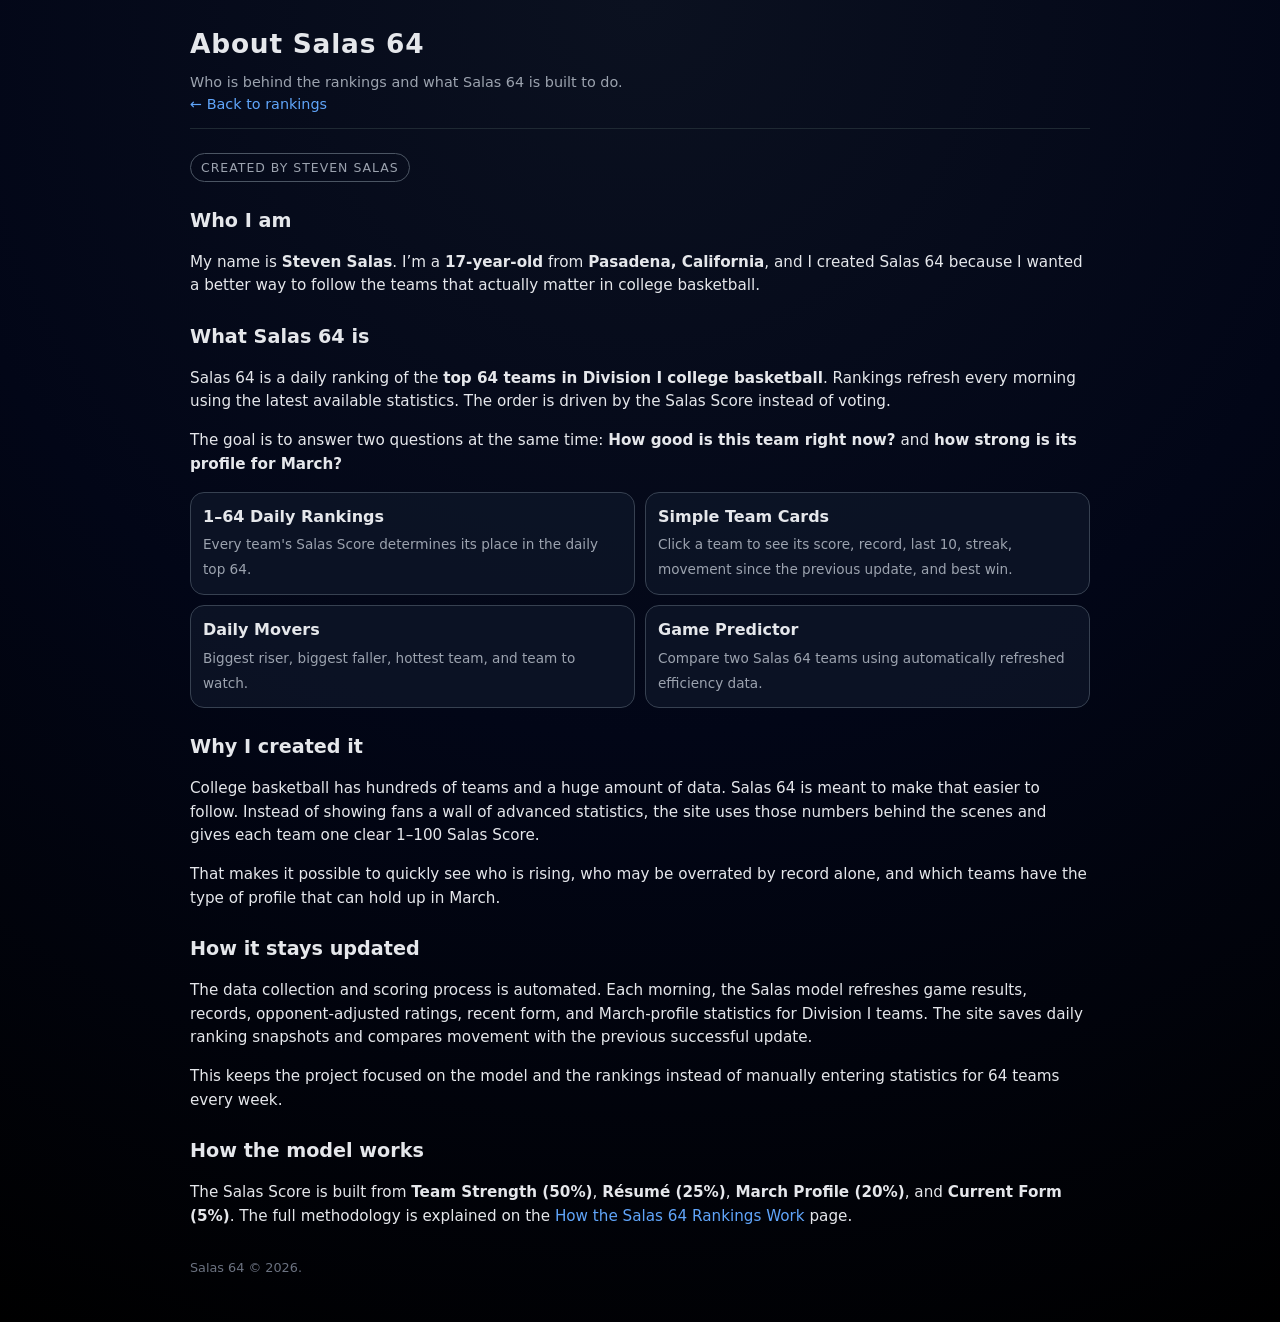
<file: about.html>
<!DOCTYPE html>
<html lang="en">
<head>
  <link rel="icon" type="image/png" href="/favicon.png">
<link rel="apple-touch-icon" href="/favicon.png">
  <meta charset="UTF-8" />
  <meta name="viewport" content="width=device-width, initial-scale=1.0" />
  <title>About Salas 64</title>
  <style>
    :root{font-family:system-ui,-apple-system,BlinkMacSystemFont,"Segoe UI",sans-serif;line-height:1.55;color:#e5e7eb;background:#020617}
    body{margin:0;background:radial-gradient(circle at top,#0b1120 0,#020617 50%,#000 100%);color:#e5e7eb}.page{max-width:900px;margin:0 auto;padding:24px 16px 44px}header{margin-bottom:24px;border-bottom:1px solid #1f2933;padding-bottom:12px}header h1{margin:0;font-size:1.65rem;letter-spacing:.03em}.subtitle{margin:6px 0 0;font-size:.9rem;color:#9ca3af}a{color:#60a5fa;text-decoration:none}a:hover{text-decoration:underline}h2{margin:24px 0 8px;font-size:1.2rem}p,li{font-size:.95rem}.pill{display:inline-flex;align-items:center;border-radius:999px;padding:4px 10px;border:1px solid #4b5563;font-size:.78rem;text-transform:uppercase;letter-spacing:.08em;color:#9ca3af}.feature-grid{display:grid;grid-template-columns:1fr 1fr;gap:10px;margin:12px 0}.feature{border:1px solid #374151;background:rgba(15,23,42,.7);border-radius:14px;padding:12px}.feature strong{display:block;margin-bottom:3px}.feature span{font-size:.85rem;color:#9ca3af}footer{margin-top:30px;font-size:.8rem;color:#6b7280}@media(max-width:650px){.feature-grid{grid-template-columns:1fr}}
  </style>
</head>
<body>
  <div class="page">
    <header>
      <h1>About Salas 64</h1>
      <p class="subtitle">Who is behind the rankings and what Salas 64 is built to do.<br><a href="index.html">&larr; Back to rankings</a></p>
    </header>

    <section>
      <span class="pill">Created by Steven Salas</span>
      <h2>Who I am</h2>
      <p>My name is <strong>Steven Salas</strong>. I’m a <strong>17-year-old</strong> from <strong>Pasadena, California</strong>, and I created Salas 64 because I wanted a better way to follow the teams that actually matter in college basketball.</p>

      <h2>What Salas 64 is</h2>
      <p>Salas 64 is a daily ranking of the <strong>top 64 teams in Division I college basketball</strong>. Rankings refresh every morning using the latest available statistics. The order is driven by the Salas Score instead of voting.</p>
      <p>The goal is to answer two questions at the same time: <strong>How good is this team right now?</strong> and <strong>how strong is its profile for March?</strong></p>

      <div class="feature-grid">
        <div class="feature"><strong>1–64 Daily Rankings</strong><span>Every team's Salas Score determines its place in the daily top 64.</span></div>
        <div class="feature"><strong>Simple Team Cards</strong><span>Click a team to see its score, record, last 10, streak, movement since the previous update, and best win.</span></div>
        <div class="feature"><strong>Daily Movers</strong><span>Biggest riser, biggest faller, hottest team, and team to watch.</span></div>
        <div class="feature"><strong>Game Predictor</strong><span>Compare two Salas 64 teams using automatically refreshed efficiency data.</span></div>
      </div>

      <h2>Why I created it</h2>
      <p>College basketball has hundreds of teams and a huge amount of data. Salas 64 is meant to make that easier to follow. Instead of showing fans a wall of advanced statistics, the site uses those numbers behind the scenes and gives each team one clear 1–100 Salas Score.</p>
      <p>That makes it possible to quickly see who is rising, who may be overrated by record alone, and which teams have the type of profile that can hold up in March.</p>

      <h2>How it stays updated</h2>
      <p>The data collection and scoring process is automated. Each morning, the Salas model refreshes game results, records, opponent-adjusted ratings, recent form, and March-profile statistics for Division I teams. The site saves daily ranking snapshots and compares movement with the previous successful update.</p>
      <p>This keeps the project focused on the model and the rankings instead of manually entering statistics for 64 teams every week.</p>

      <h2>How the model works</h2>
      <p>The Salas Score is built from <strong>Team Strength (50%)</strong>, <strong>Résumé (25%)</strong>, <strong>March Profile (20%)</strong>, and <strong>Current Form (5%)</strong>. The full methodology is explained on the <a href="how-it-works.html">How the Salas 64 Rankings Work</a> page.</p>
    </section>

    <footer>Salas 64 &copy; <span id="year"></span>.</footer>
  </div>
  <script>document.getElementById("year").textContent=new Date().getFullYear();</script>
</body>
</html>
</file>
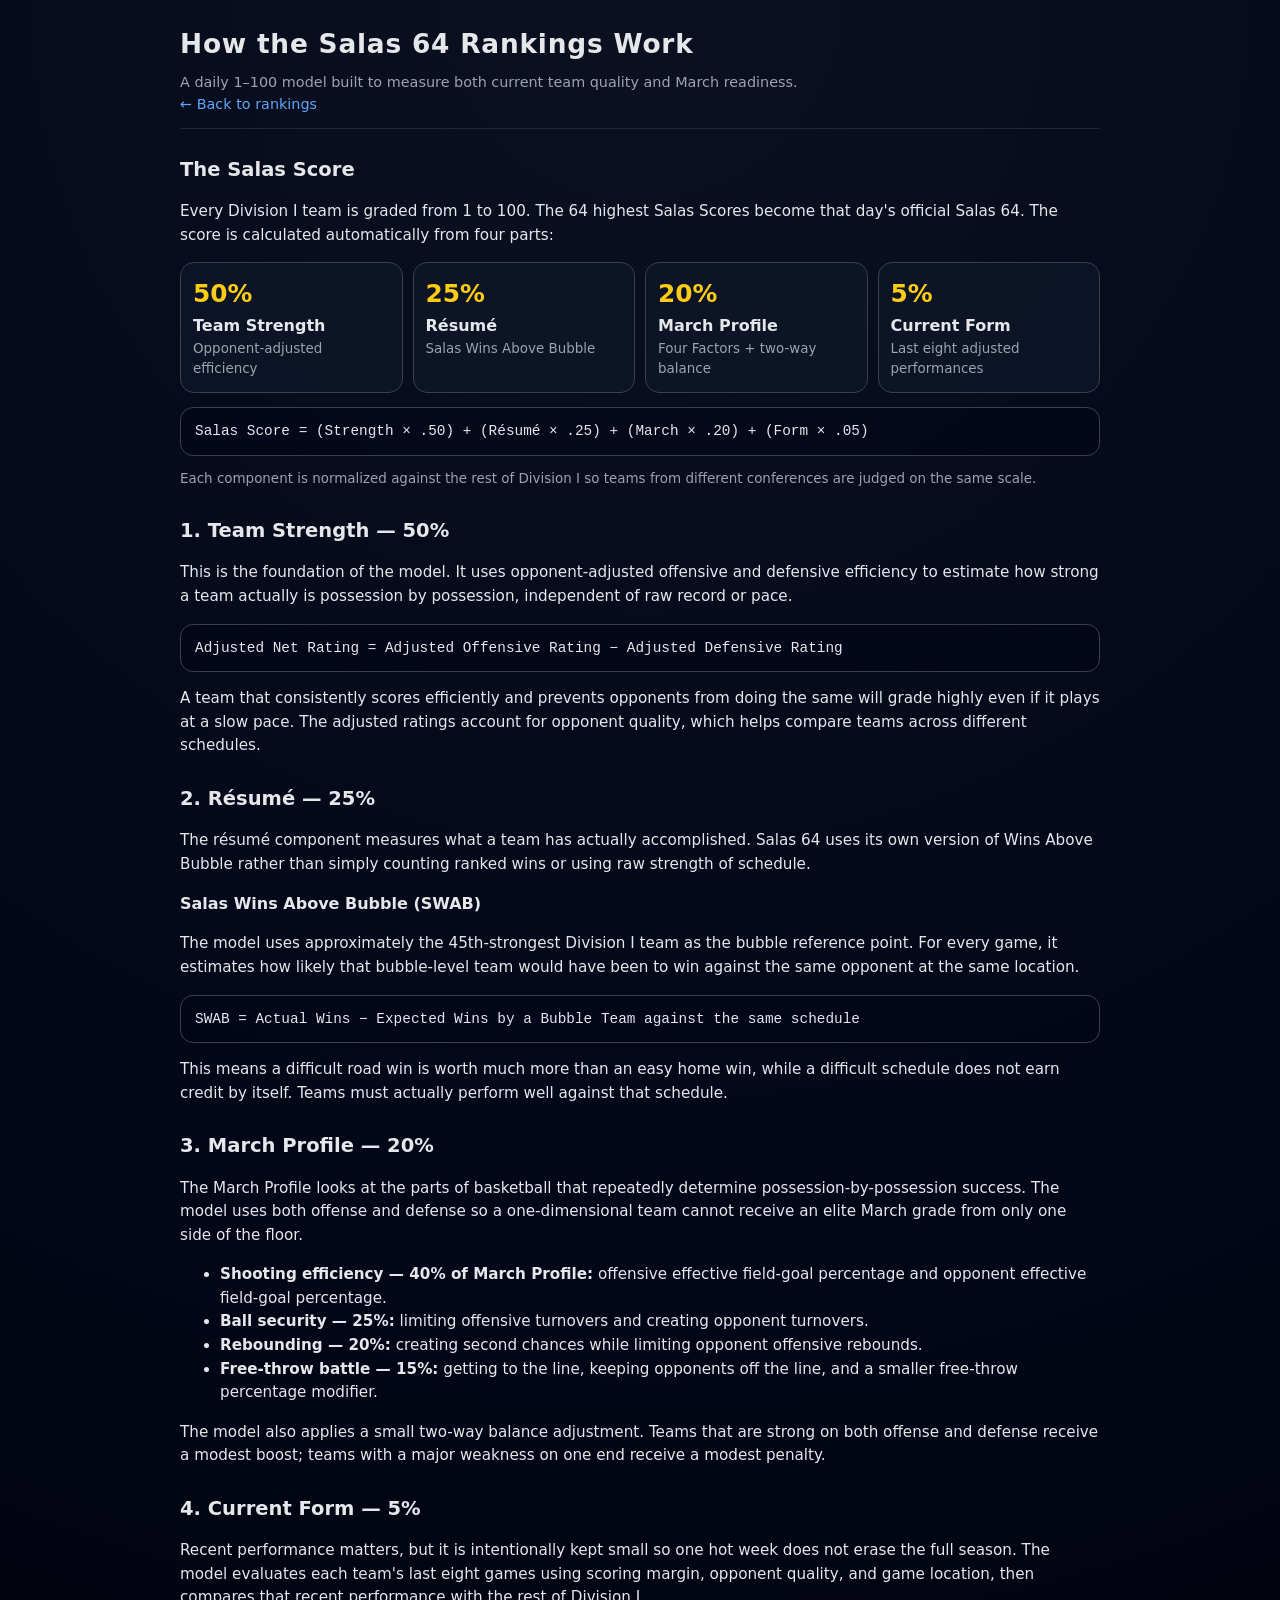
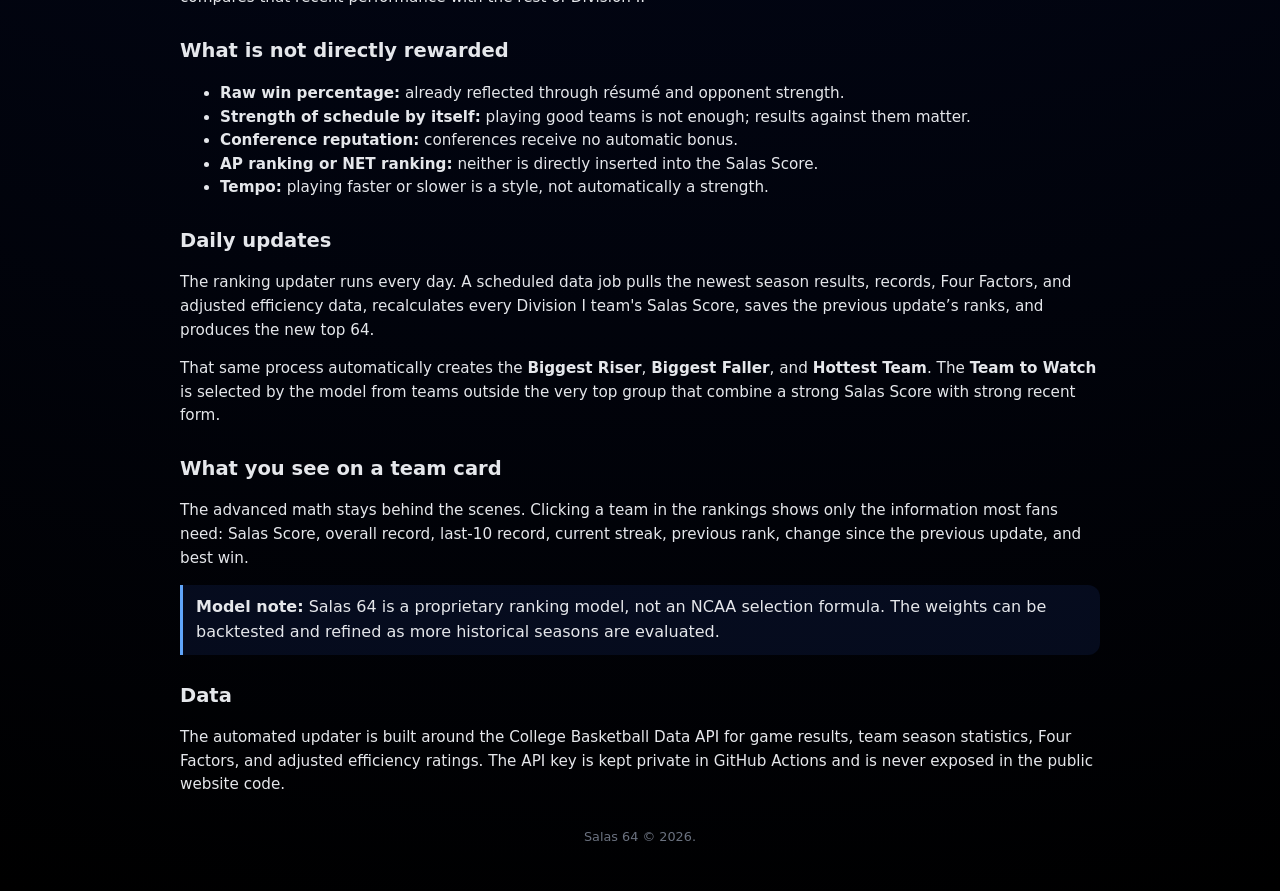
<file: how-it-works.html>
<!DOCTYPE html>
<html lang="en">
<head>
  <link rel="icon" type="image/png" href="/favicon.png">
<link rel="apple-touch-icon" href="/favicon.png">
  <meta charset="UTF-8" />
  <meta name="viewport" content="width=device-width, initial-scale=1.0" />
  <title>How the Salas 64 Rankings Work</title>
  <style>
    :root{font-family:system-ui,-apple-system,BlinkMacSystemFont,"Segoe UI",sans-serif;line-height:1.55;color:#e5e7eb;background:#020617}
    body{margin:0;background:radial-gradient(circle at top,#0b1120 0,#020617 50%,#000 100%);color:#e5e7eb}
    .page{max-width:920px;margin:0 auto;padding:24px 16px 44px}header{margin-bottom:24px;border-bottom:1px solid #1f2933;padding-bottom:12px}header h1{margin:0;font-size:1.65rem;letter-spacing:.03em}.subtitle{margin:6px 0 0;font-size:.9rem;color:#9ca3af}a{color:#60a5fa;text-decoration:none}a:hover{text-decoration:underline}h2{margin:26px 0 8px;font-size:1.22rem}h3{margin:16px 0 5px;font-size:1rem}p,li{font-size:.95rem}.model-grid{display:grid;grid-template-columns:repeat(4,minmax(0,1fr));gap:10px;margin:14px 0}.model-box{border:1px solid #374151;border-radius:14px;background:rgba(15,23,42,.72);padding:12px}.weight{font-size:1.55rem;font-weight:800;color:#facc15}.label{font-weight:700}.muted{color:#9ca3af;font-size:.84rem}.formula{border:1px solid #374151;background:rgba(2,6,23,.65);border-radius:13px;padding:12px 14px;font-family:ui-monospace,SFMono-Regular,Menlo,Consolas,monospace;font-size:.9rem}.callout{border-left:3px solid #60a5fa;padding:10px 13px;background:rgba(30,58,138,.18);border-radius:0 12px 12px 0;margin:14px 0}.small{font-size:.84rem;color:#9ca3af}footer{margin-top:30px;font-size:.8rem;color:#6b7280;text-align:center}@media(max-width:720px){.model-grid{grid-template-columns:1fr 1fr}}
  </style>
</head>
<body>
  <div class="page">
    <header>
      <h1>How the Salas 64 Rankings Work</h1>
      <p class="subtitle">A daily 1–100 model built to measure both current team quality and March readiness.<br><a href="index.html">&larr; Back to rankings</a></p>
    </header>

    <section>
      <h2>The Salas Score</h2>
      <p>Every Division I team is graded from 1 to 100. The 64 highest Salas Scores become that day's official Salas 64. The score is calculated automatically from four parts:</p>
      <div class="model-grid">
        <div class="model-box"><div class="weight">50%</div><div class="label">Team Strength</div><div class="muted">Opponent-adjusted efficiency</div></div>
        <div class="model-box"><div class="weight">25%</div><div class="label">Résumé</div><div class="muted">Salas Wins Above Bubble</div></div>
        <div class="model-box"><div class="weight">20%</div><div class="label">March Profile</div><div class="muted">Four Factors + two-way balance</div></div>
        <div class="model-box"><div class="weight">5%</div><div class="label">Current Form</div><div class="muted">Last eight adjusted performances</div></div>
      </div>
      <div class="formula">Salas Score = (Strength × .50) + (Résumé × .25) + (March × .20) + (Form × .05)</div>
      <p class="small">Each component is normalized against the rest of Division I so teams from different conferences are judged on the same scale.</p>

      <h2>1. Team Strength — 50%</h2>
      <p>This is the foundation of the model. It uses opponent-adjusted offensive and defensive efficiency to estimate how strong a team actually is possession by possession, independent of raw record or pace.</p>
      <div class="formula">Adjusted Net Rating = Adjusted Offensive Rating − Adjusted Defensive Rating</div>
      <p>A team that consistently scores efficiently and prevents opponents from doing the same will grade highly even if it plays at a slow pace. The adjusted ratings account for opponent quality, which helps compare teams across different schedules.</p>

      <h2>2. Résumé — 25%</h2>
      <p>The résumé component measures what a team has actually accomplished. Salas 64 uses its own version of Wins Above Bubble rather than simply counting ranked wins or using raw strength of schedule.</p>
      <h3>Salas Wins Above Bubble (SWAB)</h3>
      <p>The model uses approximately the 45th-strongest Division I team as the bubble reference point. For every game, it estimates how likely that bubble-level team would have been to win against the same opponent at the same location.</p>
      <div class="formula">SWAB = Actual Wins − Expected Wins by a Bubble Team against the same schedule</div>
      <p>This means a difficult road win is worth much more than an easy home win, while a difficult schedule does not earn credit by itself. Teams must actually perform well against that schedule.</p>

      <h2>3. March Profile — 20%</h2>
      <p>The March Profile looks at the parts of basketball that repeatedly determine possession-by-possession success. The model uses both offense and defense so a one-dimensional team cannot receive an elite March grade from only one side of the floor.</p>
      <ul>
        <li><strong>Shooting efficiency — 40% of March Profile:</strong> offensive effective field-goal percentage and opponent effective field-goal percentage.</li>
        <li><strong>Ball security — 25%:</strong> limiting offensive turnovers and creating opponent turnovers.</li>
        <li><strong>Rebounding — 20%:</strong> creating second chances while limiting opponent offensive rebounds.</li>
        <li><strong>Free-throw battle — 15%:</strong> getting to the line, keeping opponents off the line, and a smaller free-throw percentage modifier.</li>
      </ul>
      <p>The model also applies a small two-way balance adjustment. Teams that are strong on both offense and defense receive a modest boost; teams with a major weakness on one end receive a modest penalty.</p>

      <h2>4. Current Form — 5%</h2>
      <p>Recent performance matters, but it is intentionally kept small so one hot week does not erase the full season. The model evaluates each team's last eight games using scoring margin, opponent quality, and game location, then compares that recent performance with the rest of Division I.</p>

      <h2>What is not directly rewarded</h2>
      <ul>
        <li><strong>Raw win percentage:</strong> already reflected through résumé and opponent strength.</li>
        <li><strong>Strength of schedule by itself:</strong> playing good teams is not enough; results against them matter.</li>
        <li><strong>Conference reputation:</strong> conferences receive no automatic bonus.</li>
        <li><strong>AP ranking or NET ranking:</strong> neither is directly inserted into the Salas Score.</li>
        <li><strong>Tempo:</strong> playing faster or slower is a style, not automatically a strength.</li>
      </ul>

      <h2>Daily updates</h2>
      <p>The ranking updater runs every day. A scheduled data job pulls the newest season results, records, Four Factors, and adjusted efficiency data, recalculates every Division I team's Salas Score, saves the previous update’s ranks, and produces the new top 64.</p>
      <p>That same process automatically creates the <strong>Biggest Riser</strong>, <strong>Biggest Faller</strong>, and <strong>Hottest Team</strong>. The <strong>Team to Watch</strong> is selected by the model from teams outside the very top group that combine a strong Salas Score with strong recent form.</p>

      <h2>What you see on a team card</h2>
      <p>The advanced math stays behind the scenes. Clicking a team in the rankings shows only the information most fans need: Salas Score, overall record, last-10 record, current streak, previous rank, change since the previous update, and best win.</p>

      <div class="callout"><strong>Model note:</strong> Salas 64 is a proprietary ranking model, not an NCAA selection formula. The weights can be backtested and refined as more historical seasons are evaluated.</div>

      <h2>Data</h2>
      <p>The automated updater is built around the College Basketball Data API for game results, team season statistics, Four Factors, and adjusted efficiency ratings. The API key is kept private in GitHub Actions and is never exposed in the public website code.</p>
    </section>

    <footer>Salas 64 &copy; <span id="year"></span>.</footer>
  </div>
  <script>document.getElementById("year").textContent=new Date().getFullYear();</script>
</body>
</html>
</file>
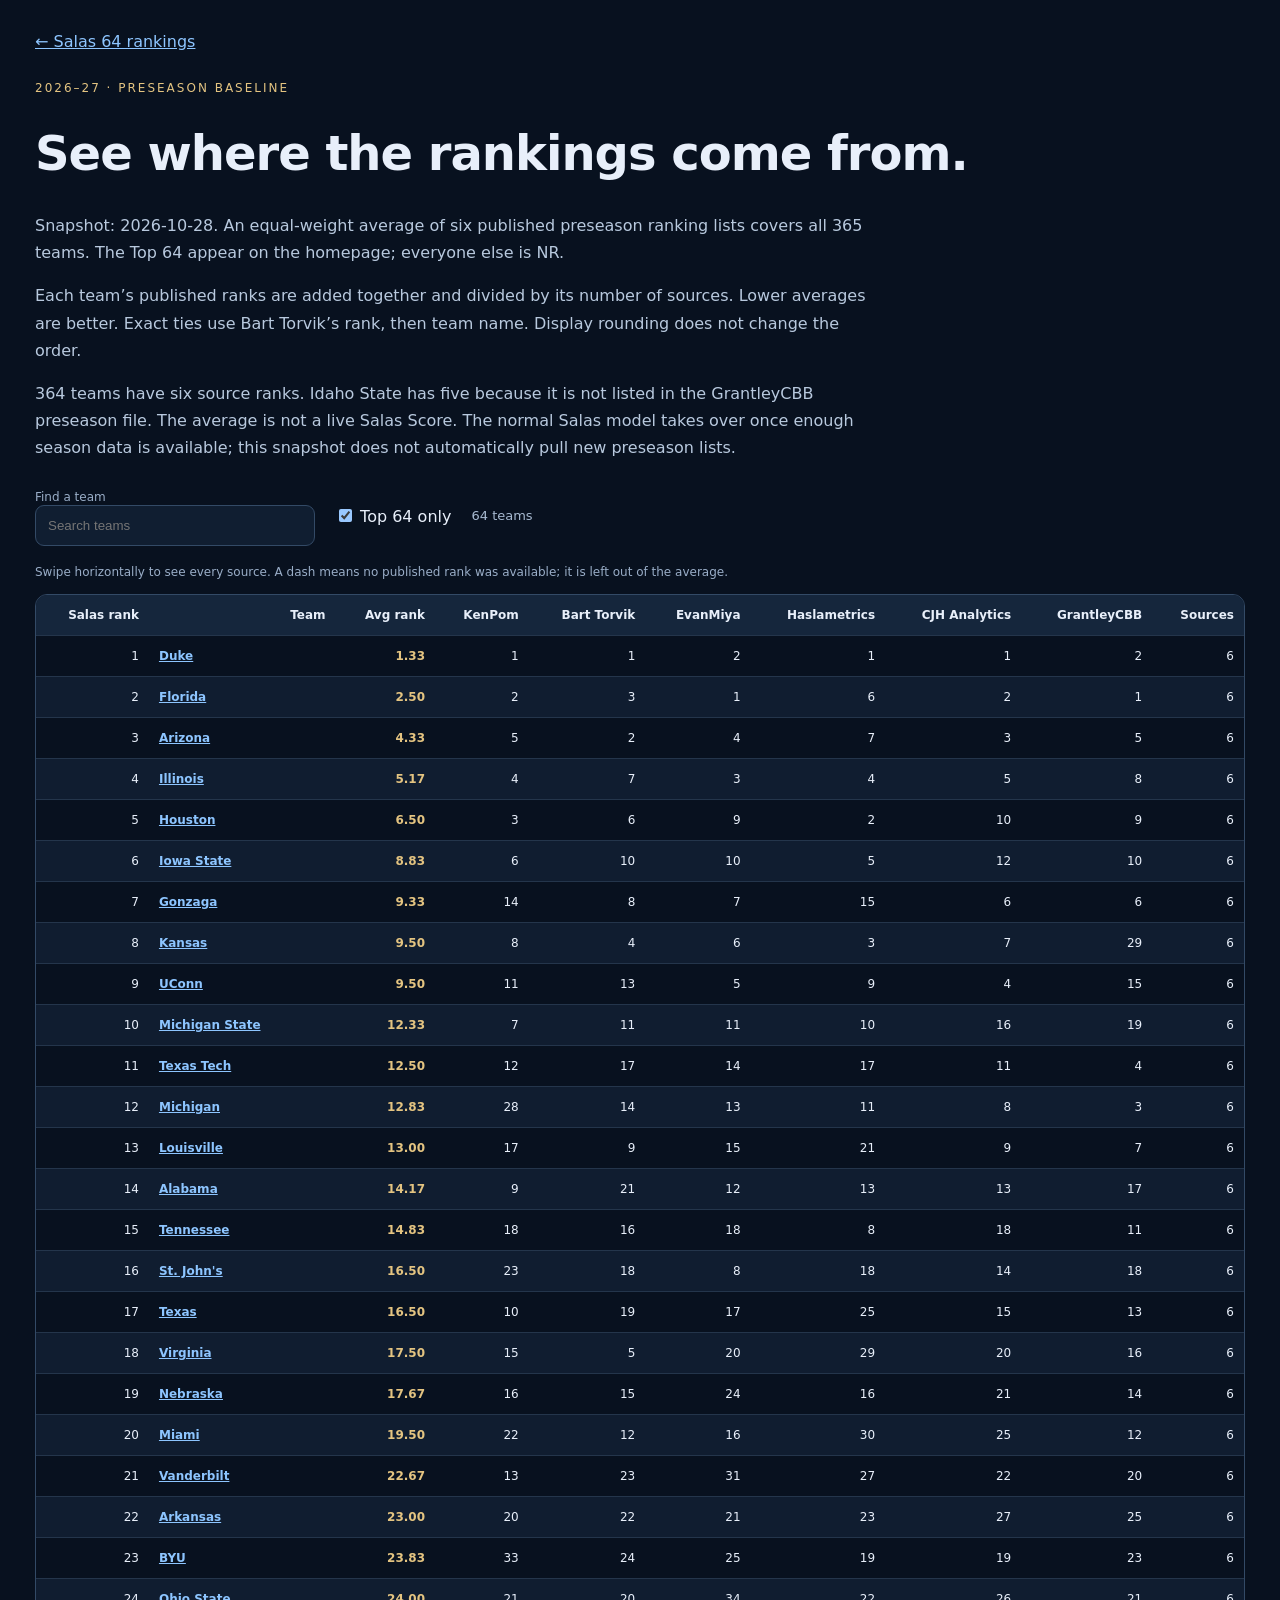
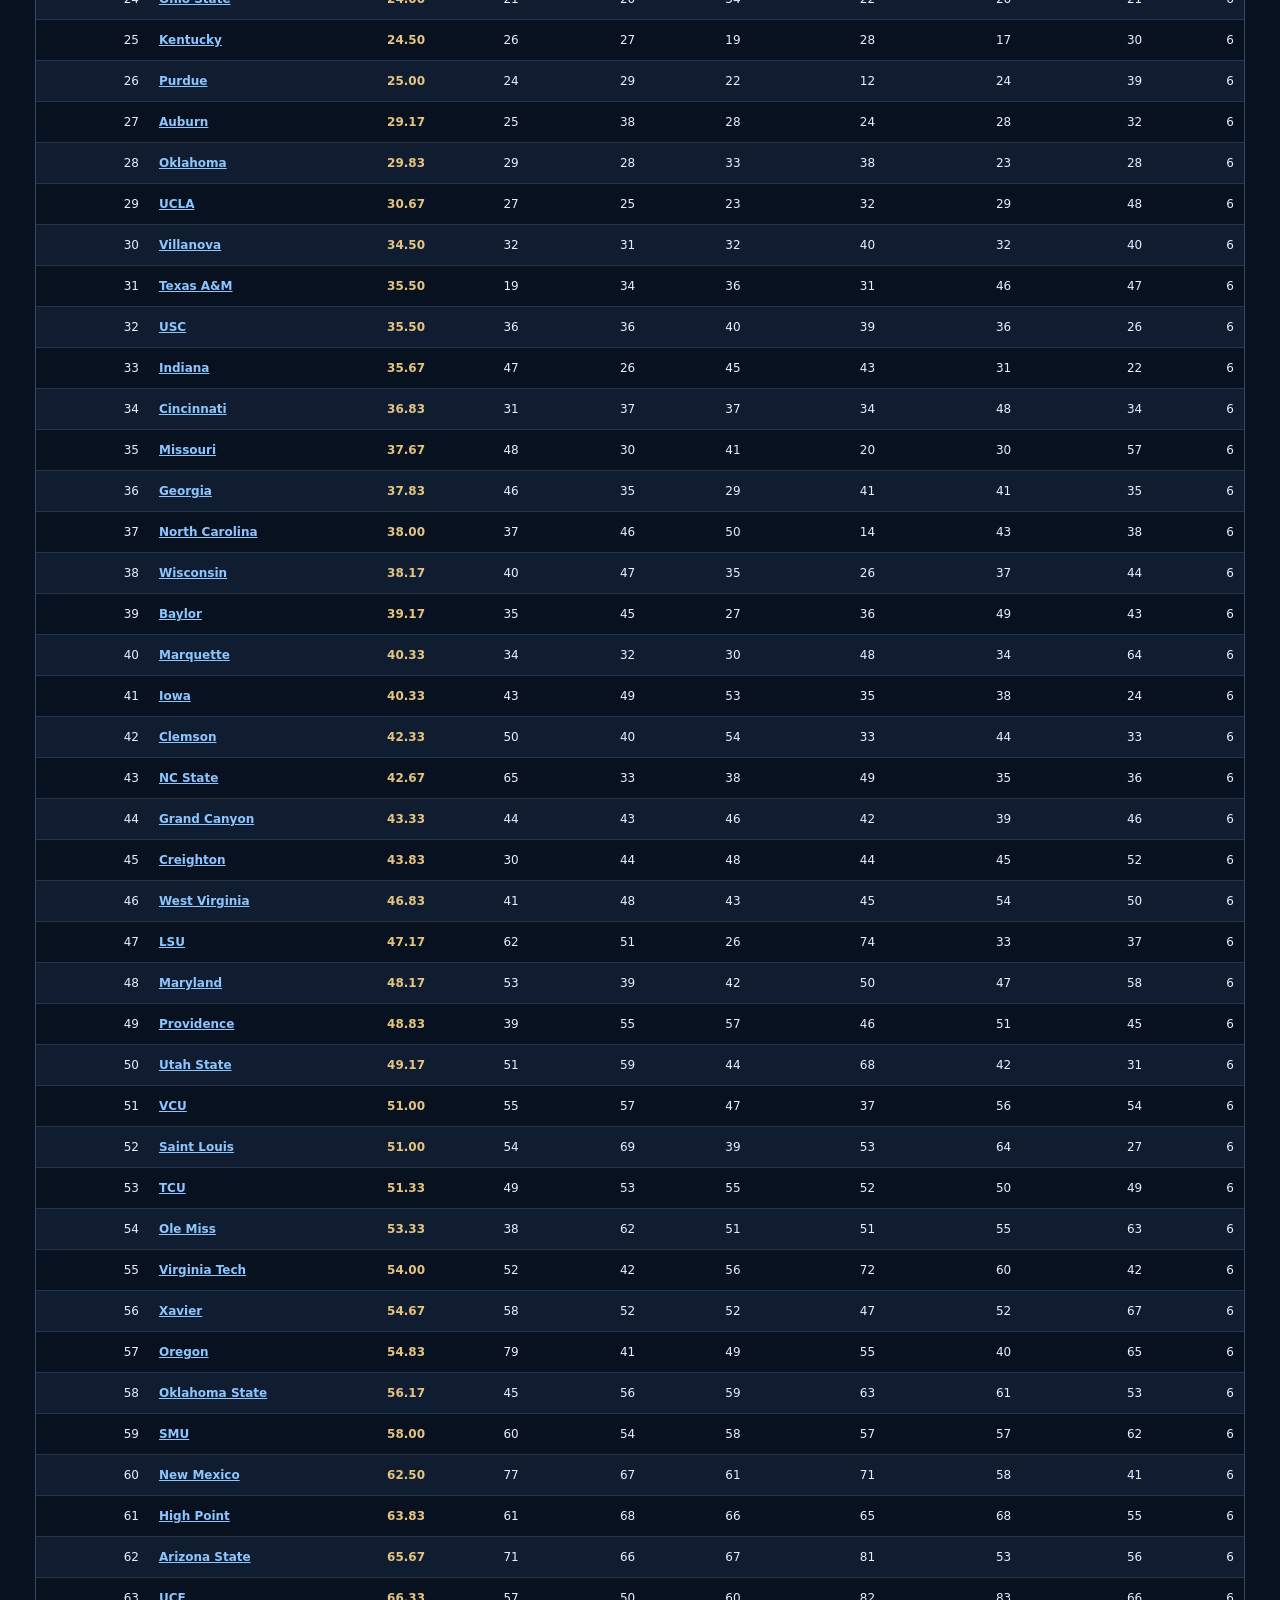
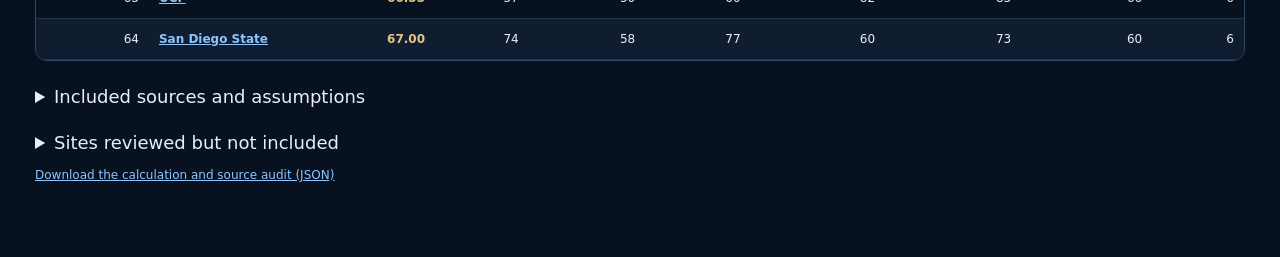
<file: preseason-sources.html>
<!doctype html><html lang="en"><head><meta charset="utf-8"><meta name="viewport" content="width=device-width,initial-scale=1"><title>Preseason Sources | Salas 64</title>
<style>:root{color-scheme:dark;font-family:system-ui,sans-serif;color:#e8effa;background:#08111f}*{box-sizing:border-box}body{margin:0}main{max-width:1250px;margin:auto;padding:32px 20px 60px}a{color:#8dc5ff}h1{font-size:clamp(30px,5vw,48px);letter-spacing:-1px;line-height:1.1}h2{font-size:22px;margin-top:32px}.eyebrow{color:#e4c481;letter-spacing:2px;font-size:12px;margin-top:30px}p,li{line-height:1.7;color:#b8c9de}li{margin-bottom:12px}.summary{max-width:850px}.controls{display:flex;gap:20px;align-items:center;flex-wrap:wrap;margin:24px 0 16px}input[type=search]{background:#101e31;color:#fff;border:1px solid #334a66;padding:12px;border-radius:9px;max-width:100%;width:280px}.table-wrap{overflow:auto;border:1px solid #334a66;border-radius:12px}table{border-collapse:collapse;width:100%;min-width:1050px;font-size:12px}td,th{padding:13px 10px;border-bottom:1px solid #24354b;text-align:right}th[scope=row]{text-align:left;min-width:150px;font-weight:600}thead th{background:#15263c;position:sticky;top:0}tbody tr:nth-child(even){background:#101d30}td strong{color:#e4c481}[hidden]{display:none!important}:focus-visible{outline:2px solid #8dc5ff;outline-offset:3px}.muted{font-size:12px;color:#9aaec8}.source-details{margin-top:25px}summary{cursor:pointer;font-size:18px}#count{color:#a7bad1;font-size:13px}</style></head><body><main><a href="index.html">← Salas 64 rankings</a><div class="eyebrow">2026–27 · PRESEASON BASELINE</div><h1>See where the rankings come from.</h1><div class="summary"><p>Snapshot: 2026-10-28. An equal-weight average of six published preseason ranking lists covers all 365 teams. The Top 64 appear on the homepage; everyone else is NR.</p><p>Each team’s published ranks are added together and divided by its number of sources. Lower averages are better. Exact ties use Bart Torvik’s rank, then team name. Display rounding does not change the order.</p><p>364 teams have six source ranks. Idaho State has five because it is not listed in the GrantleyCBB preseason file. The average is not a live Salas Score. The normal Salas model takes over once enough season data is available; this snapshot does not automatically pull new preseason lists.</p></div><div class="controls"><label><span class="muted">Find a team</span><br><input id="search" type="search" placeholder="Search teams"></label><label><input id="top64" type="checkbox" checked> Top 64 only</label><span id="count" role="status"></span></div><p class="muted">Swipe horizontally to see every source. A dash means no published rank was available; it is left out of the average.</p><div class="table-wrap" tabindex="0" aria-label="Preseason rankings by source, scroll horizontally"><table><thead><tr><th scope="col">Salas rank</th><th scope="col">Team</th><th scope="col">Avg rank</th><th scope="col">KenPom</th><th scope="col">Bart Torvik</th><th scope="col">EvanMiya</th><th scope="col">Haslametrics</th><th scope="col">CJH Analytics</th><th scope="col">GrantleyCBB</th><th scope="col">Sources</th></tr></thead><tbody><tr data-name="duke" data-ranked="true"><td>1</td><th scope="row"><a href="team.html?team=Duke">Duke</a></th><td><strong>1.33</strong></td><td>1</td><td>1</td><td>2</td><td>1</td><td>1</td><td>2</td><td>6</td></tr><tr data-name="florida" data-ranked="true"><td>2</td><th scope="row"><a href="team.html?team=Florida">Florida</a></th><td><strong>2.50</strong></td><td>2</td><td>3</td><td>1</td><td>6</td><td>2</td><td>1</td><td>6</td></tr><tr data-name="arizona" data-ranked="true"><td>3</td><th scope="row"><a href="team.html?team=Arizona">Arizona</a></th><td><strong>4.33</strong></td><td>5</td><td>2</td><td>4</td><td>7</td><td>3</td><td>5</td><td>6</td></tr><tr data-name="illinois" data-ranked="true"><td>4</td><th scope="row"><a href="team.html?team=Illinois">Illinois</a></th><td><strong>5.17</strong></td><td>4</td><td>7</td><td>3</td><td>4</td><td>5</td><td>8</td><td>6</td></tr><tr data-name="houston" data-ranked="true"><td>5</td><th scope="row"><a href="team.html?team=Houston">Houston</a></th><td><strong>6.50</strong></td><td>3</td><td>6</td><td>9</td><td>2</td><td>10</td><td>9</td><td>6</td></tr><tr data-name="iowa state" data-ranked="true"><td>6</td><th scope="row"><a href="team.html?team=Iowa%20State">Iowa State</a></th><td><strong>8.83</strong></td><td>6</td><td>10</td><td>10</td><td>5</td><td>12</td><td>10</td><td>6</td></tr><tr data-name="gonzaga" data-ranked="true"><td>7</td><th scope="row"><a href="team.html?team=Gonzaga">Gonzaga</a></th><td><strong>9.33</strong></td><td>14</td><td>8</td><td>7</td><td>15</td><td>6</td><td>6</td><td>6</td></tr><tr data-name="kansas" data-ranked="true"><td>8</td><th scope="row"><a href="team.html?team=Kansas">Kansas</a></th><td><strong>9.50</strong></td><td>8</td><td>4</td><td>6</td><td>3</td><td>7</td><td>29</td><td>6</td></tr><tr data-name="uconn" data-ranked="true"><td>9</td><th scope="row"><a href="team.html?team=UConn">UConn</a></th><td><strong>9.50</strong></td><td>11</td><td>13</td><td>5</td><td>9</td><td>4</td><td>15</td><td>6</td></tr><tr data-name="michigan state" data-ranked="true"><td>10</td><th scope="row"><a href="team.html?team=Michigan%20State">Michigan State</a></th><td><strong>12.33</strong></td><td>7</td><td>11</td><td>11</td><td>10</td><td>16</td><td>19</td><td>6</td></tr><tr data-name="texas tech" data-ranked="true"><td>11</td><th scope="row"><a href="team.html?team=Texas%20Tech">Texas Tech</a></th><td><strong>12.50</strong></td><td>12</td><td>17</td><td>14</td><td>17</td><td>11</td><td>4</td><td>6</td></tr><tr data-name="michigan" data-ranked="true"><td>12</td><th scope="row"><a href="team.html?team=Michigan">Michigan</a></th><td><strong>12.83</strong></td><td>28</td><td>14</td><td>13</td><td>11</td><td>8</td><td>3</td><td>6</td></tr><tr data-name="louisville" data-ranked="true"><td>13</td><th scope="row"><a href="team.html?team=Louisville">Louisville</a></th><td><strong>13.00</strong></td><td>17</td><td>9</td><td>15</td><td>21</td><td>9</td><td>7</td><td>6</td></tr><tr data-name="alabama" data-ranked="true"><td>14</td><th scope="row"><a href="team.html?team=Alabama">Alabama</a></th><td><strong>14.17</strong></td><td>9</td><td>21</td><td>12</td><td>13</td><td>13</td><td>17</td><td>6</td></tr><tr data-name="tennessee" data-ranked="true"><td>15</td><th scope="row"><a href="team.html?team=Tennessee">Tennessee</a></th><td><strong>14.83</strong></td><td>18</td><td>16</td><td>18</td><td>8</td><td>18</td><td>11</td><td>6</td></tr><tr data-name="st. john&#x27;s" data-ranked="true"><td>16</td><th scope="row"><a href="team.html?team=St.%20John%27s">St. John&#x27;s</a></th><td><strong>16.50</strong></td><td>23</td><td>18</td><td>8</td><td>18</td><td>14</td><td>18</td><td>6</td></tr><tr data-name="texas" data-ranked="true"><td>17</td><th scope="row"><a href="team.html?team=Texas">Texas</a></th><td><strong>16.50</strong></td><td>10</td><td>19</td><td>17</td><td>25</td><td>15</td><td>13</td><td>6</td></tr><tr data-name="virginia" data-ranked="true"><td>18</td><th scope="row"><a href="team.html?team=Virginia">Virginia</a></th><td><strong>17.50</strong></td><td>15</td><td>5</td><td>20</td><td>29</td><td>20</td><td>16</td><td>6</td></tr><tr data-name="nebraska" data-ranked="true"><td>19</td><th scope="row"><a href="team.html?team=Nebraska">Nebraska</a></th><td><strong>17.67</strong></td><td>16</td><td>15</td><td>24</td><td>16</td><td>21</td><td>14</td><td>6</td></tr><tr data-name="miami" data-ranked="true"><td>20</td><th scope="row"><a href="team.html?team=Miami">Miami</a></th><td><strong>19.50</strong></td><td>22</td><td>12</td><td>16</td><td>30</td><td>25</td><td>12</td><td>6</td></tr><tr data-name="vanderbilt" data-ranked="true"><td>21</td><th scope="row"><a href="team.html?team=Vanderbilt">Vanderbilt</a></th><td><strong>22.67</strong></td><td>13</td><td>23</td><td>31</td><td>27</td><td>22</td><td>20</td><td>6</td></tr><tr data-name="arkansas" data-ranked="true"><td>22</td><th scope="row"><a href="team.html?team=Arkansas">Arkansas</a></th><td><strong>23.00</strong></td><td>20</td><td>22</td><td>21</td><td>23</td><td>27</td><td>25</td><td>6</td></tr><tr data-name="byu" data-ranked="true"><td>23</td><th scope="row"><a href="team.html?team=BYU">BYU</a></th><td><strong>23.83</strong></td><td>33</td><td>24</td><td>25</td><td>19</td><td>19</td><td>23</td><td>6</td></tr><tr data-name="ohio state" data-ranked="true"><td>24</td><th scope="row"><a href="team.html?team=Ohio%20State">Ohio State</a></th><td><strong>24.00</strong></td><td>21</td><td>20</td><td>34</td><td>22</td><td>26</td><td>21</td><td>6</td></tr><tr data-name="kentucky" data-ranked="true"><td>25</td><th scope="row"><a href="team.html?team=Kentucky">Kentucky</a></th><td><strong>24.50</strong></td><td>26</td><td>27</td><td>19</td><td>28</td><td>17</td><td>30</td><td>6</td></tr><tr data-name="purdue" data-ranked="true"><td>26</td><th scope="row"><a href="team.html?team=Purdue">Purdue</a></th><td><strong>25.00</strong></td><td>24</td><td>29</td><td>22</td><td>12</td><td>24</td><td>39</td><td>6</td></tr><tr data-name="auburn" data-ranked="true"><td>27</td><th scope="row"><a href="team.html?team=Auburn">Auburn</a></th><td><strong>29.17</strong></td><td>25</td><td>38</td><td>28</td><td>24</td><td>28</td><td>32</td><td>6</td></tr><tr data-name="oklahoma" data-ranked="true"><td>28</td><th scope="row"><a href="team.html?team=Oklahoma">Oklahoma</a></th><td><strong>29.83</strong></td><td>29</td><td>28</td><td>33</td><td>38</td><td>23</td><td>28</td><td>6</td></tr><tr data-name="ucla" data-ranked="true"><td>29</td><th scope="row"><a href="team.html?team=UCLA">UCLA</a></th><td><strong>30.67</strong></td><td>27</td><td>25</td><td>23</td><td>32</td><td>29</td><td>48</td><td>6</td></tr><tr data-name="villanova" data-ranked="true"><td>30</td><th scope="row"><a href="team.html?team=Villanova">Villanova</a></th><td><strong>34.50</strong></td><td>32</td><td>31</td><td>32</td><td>40</td><td>32</td><td>40</td><td>6</td></tr><tr data-name="texas a&amp;m" data-ranked="true"><td>31</td><th scope="row"><a href="team.html?team=Texas%20A%26M">Texas A&amp;M</a></th><td><strong>35.50</strong></td><td>19</td><td>34</td><td>36</td><td>31</td><td>46</td><td>47</td><td>6</td></tr><tr data-name="usc" data-ranked="true"><td>32</td><th scope="row"><a href="team.html?team=USC">USC</a></th><td><strong>35.50</strong></td><td>36</td><td>36</td><td>40</td><td>39</td><td>36</td><td>26</td><td>6</td></tr><tr data-name="indiana" data-ranked="true"><td>33</td><th scope="row"><a href="team.html?team=Indiana">Indiana</a></th><td><strong>35.67</strong></td><td>47</td><td>26</td><td>45</td><td>43</td><td>31</td><td>22</td><td>6</td></tr><tr data-name="cincinnati" data-ranked="true"><td>34</td><th scope="row"><a href="team.html?team=Cincinnati">Cincinnati</a></th><td><strong>36.83</strong></td><td>31</td><td>37</td><td>37</td><td>34</td><td>48</td><td>34</td><td>6</td></tr><tr data-name="missouri" data-ranked="true"><td>35</td><th scope="row"><a href="team.html?team=Missouri">Missouri</a></th><td><strong>37.67</strong></td><td>48</td><td>30</td><td>41</td><td>20</td><td>30</td><td>57</td><td>6</td></tr><tr data-name="georgia" data-ranked="true"><td>36</td><th scope="row"><a href="team.html?team=Georgia">Georgia</a></th><td><strong>37.83</strong></td><td>46</td><td>35</td><td>29</td><td>41</td><td>41</td><td>35</td><td>6</td></tr><tr data-name="north carolina" data-ranked="true"><td>37</td><th scope="row"><a href="team.html?team=North%20Carolina">North Carolina</a></th><td><strong>38.00</strong></td><td>37</td><td>46</td><td>50</td><td>14</td><td>43</td><td>38</td><td>6</td></tr><tr data-name="wisconsin" data-ranked="true"><td>38</td><th scope="row"><a href="team.html?team=Wisconsin">Wisconsin</a></th><td><strong>38.17</strong></td><td>40</td><td>47</td><td>35</td><td>26</td><td>37</td><td>44</td><td>6</td></tr><tr data-name="baylor" data-ranked="true"><td>39</td><th scope="row"><a href="team.html?team=Baylor">Baylor</a></th><td><strong>39.17</strong></td><td>35</td><td>45</td><td>27</td><td>36</td><td>49</td><td>43</td><td>6</td></tr><tr data-name="marquette" data-ranked="true"><td>40</td><th scope="row"><a href="team.html?team=Marquette">Marquette</a></th><td><strong>40.33</strong></td><td>34</td><td>32</td><td>30</td><td>48</td><td>34</td><td>64</td><td>6</td></tr><tr data-name="iowa" data-ranked="true"><td>41</td><th scope="row"><a href="team.html?team=Iowa">Iowa</a></th><td><strong>40.33</strong></td><td>43</td><td>49</td><td>53</td><td>35</td><td>38</td><td>24</td><td>6</td></tr><tr data-name="clemson" data-ranked="true"><td>42</td><th scope="row"><a href="team.html?team=Clemson">Clemson</a></th><td><strong>42.33</strong></td><td>50</td><td>40</td><td>54</td><td>33</td><td>44</td><td>33</td><td>6</td></tr><tr data-name="nc state" data-ranked="true"><td>43</td><th scope="row"><a href="team.html?team=NC%20State">NC State</a></th><td><strong>42.67</strong></td><td>65</td><td>33</td><td>38</td><td>49</td><td>35</td><td>36</td><td>6</td></tr><tr data-name="grand canyon" data-ranked="true"><td>44</td><th scope="row"><a href="team.html?team=Grand%20Canyon">Grand Canyon</a></th><td><strong>43.33</strong></td><td>44</td><td>43</td><td>46</td><td>42</td><td>39</td><td>46</td><td>6</td></tr><tr data-name="creighton" data-ranked="true"><td>45</td><th scope="row"><a href="team.html?team=Creighton">Creighton</a></th><td><strong>43.83</strong></td><td>30</td><td>44</td><td>48</td><td>44</td><td>45</td><td>52</td><td>6</td></tr><tr data-name="west virginia" data-ranked="true"><td>46</td><th scope="row"><a href="team.html?team=West%20Virginia">West Virginia</a></th><td><strong>46.83</strong></td><td>41</td><td>48</td><td>43</td><td>45</td><td>54</td><td>50</td><td>6</td></tr><tr data-name="lsu" data-ranked="true"><td>47</td><th scope="row"><a href="team.html?team=LSU">LSU</a></th><td><strong>47.17</strong></td><td>62</td><td>51</td><td>26</td><td>74</td><td>33</td><td>37</td><td>6</td></tr><tr data-name="maryland" data-ranked="true"><td>48</td><th scope="row"><a href="team.html?team=Maryland">Maryland</a></th><td><strong>48.17</strong></td><td>53</td><td>39</td><td>42</td><td>50</td><td>47</td><td>58</td><td>6</td></tr><tr data-name="providence" data-ranked="true"><td>49</td><th scope="row"><a href="team.html?team=Providence">Providence</a></th><td><strong>48.83</strong></td><td>39</td><td>55</td><td>57</td><td>46</td><td>51</td><td>45</td><td>6</td></tr><tr data-name="utah state" data-ranked="true"><td>50</td><th scope="row"><a href="team.html?team=Utah%20State">Utah State</a></th><td><strong>49.17</strong></td><td>51</td><td>59</td><td>44</td><td>68</td><td>42</td><td>31</td><td>6</td></tr><tr data-name="vcu" data-ranked="true"><td>51</td><th scope="row"><a href="team.html?team=VCU">VCU</a></th><td><strong>51.00</strong></td><td>55</td><td>57</td><td>47</td><td>37</td><td>56</td><td>54</td><td>6</td></tr><tr data-name="saint louis" data-ranked="true"><td>52</td><th scope="row"><a href="team.html?team=Saint%20Louis">Saint Louis</a></th><td><strong>51.00</strong></td><td>54</td><td>69</td><td>39</td><td>53</td><td>64</td><td>27</td><td>6</td></tr><tr data-name="tcu" data-ranked="true"><td>53</td><th scope="row"><a href="team.html?team=TCU">TCU</a></th><td><strong>51.33</strong></td><td>49</td><td>53</td><td>55</td><td>52</td><td>50</td><td>49</td><td>6</td></tr><tr data-name="ole miss" data-ranked="true"><td>54</td><th scope="row"><a href="team.html?team=Ole%20Miss">Ole Miss</a></th><td><strong>53.33</strong></td><td>38</td><td>62</td><td>51</td><td>51</td><td>55</td><td>63</td><td>6</td></tr><tr data-name="virginia tech" data-ranked="true"><td>55</td><th scope="row"><a href="team.html?team=Virginia%20Tech">Virginia Tech</a></th><td><strong>54.00</strong></td><td>52</td><td>42</td><td>56</td><td>72</td><td>60</td><td>42</td><td>6</td></tr><tr data-name="xavier" data-ranked="true"><td>56</td><th scope="row"><a href="team.html?team=Xavier">Xavier</a></th><td><strong>54.67</strong></td><td>58</td><td>52</td><td>52</td><td>47</td><td>52</td><td>67</td><td>6</td></tr><tr data-name="oregon" data-ranked="true"><td>57</td><th scope="row"><a href="team.html?team=Oregon">Oregon</a></th><td><strong>54.83</strong></td><td>79</td><td>41</td><td>49</td><td>55</td><td>40</td><td>65</td><td>6</td></tr><tr data-name="oklahoma state" data-ranked="true"><td>58</td><th scope="row"><a href="team.html?team=Oklahoma%20State">Oklahoma State</a></th><td><strong>56.17</strong></td><td>45</td><td>56</td><td>59</td><td>63</td><td>61</td><td>53</td><td>6</td></tr><tr data-name="smu" data-ranked="true"><td>59</td><th scope="row"><a href="team.html?team=SMU">SMU</a></th><td><strong>58.00</strong></td><td>60</td><td>54</td><td>58</td><td>57</td><td>57</td><td>62</td><td>6</td></tr><tr data-name="new mexico" data-ranked="true"><td>60</td><th scope="row"><a href="team.html?team=New%20Mexico">New Mexico</a></th><td><strong>62.50</strong></td><td>77</td><td>67</td><td>61</td><td>71</td><td>58</td><td>41</td><td>6</td></tr><tr data-name="high point" data-ranked="true"><td>61</td><th scope="row"><a href="team.html?team=High%20Point">High Point</a></th><td><strong>63.83</strong></td><td>61</td><td>68</td><td>66</td><td>65</td><td>68</td><td>55</td><td>6</td></tr><tr data-name="arizona state" data-ranked="true"><td>62</td><th scope="row"><a href="team.html?team=Arizona%20State">Arizona State</a></th><td><strong>65.67</strong></td><td>71</td><td>66</td><td>67</td><td>81</td><td>53</td><td>56</td><td>6</td></tr><tr data-name="ucf" data-ranked="true"><td>63</td><th scope="row"><a href="team.html?team=UCF">UCF</a></th><td><strong>66.33</strong></td><td>57</td><td>50</td><td>60</td><td>82</td><td>83</td><td>66</td><td>6</td></tr><tr data-name="san diego state" data-ranked="true"><td>64</td><th scope="row"><a href="team.html?team=San%20Diego%20State">San Diego State</a></th><td><strong>67.00</strong></td><td>74</td><td>58</td><td>77</td><td>60</td><td>73</td><td>60</td><td>6</td></tr><tr data-name="saint mary&#x27;s" data-ranked="false"><td>NR</td><th scope="row"><a href="team.html?team=Saint%20Mary%27s">Saint Mary&#x27;s</a></th><td><strong>68.33</strong></td><td>72</td><td>65</td><td>109</td><td>54</td><td>59</td><td>51</td><td>6</td></tr><tr data-name="florida state" data-ranked="false"><td>NR</td><th scope="row"><a href="team.html?team=Florida%20State">Florida State</a></th><td><strong>68.67</strong></td><td>73</td><td>60</td><td>64</td><td>62</td><td>70</td><td>83</td><td>6</td></tr><tr data-name="mississippi state" data-ranked="false"><td>NR</td><th scope="row"><a href="team.html?team=Mississippi%20State">Mississippi State</a></th><td><strong>69.17</strong></td><td>69</td><td>63</td><td>73</td><td>56</td><td>66</td><td>88</td><td>6</td></tr><tr data-name="washington" data-ranked="false"><td>NR</td><th scope="row"><a href="team.html?team=Washington">Washington</a></th><td><strong>69.17</strong></td><td>68</td><td>75</td><td>70</td><td>78</td><td>65</td><td>59</td><td>6</td></tr><tr data-name="minnesota" data-ranked="false"><td>NR</td><th scope="row"><a href="team.html?team=Minnesota">Minnesota</a></th><td><strong>69.50</strong></td><td>42</td><td>80</td><td>65</td><td>58</td><td>62</td><td>110</td><td>6</td></tr><tr data-name="dayton" data-ranked="false"><td>NR</td><th scope="row"><a href="team.html?team=Dayton">Dayton</a></th><td><strong>70.00</strong></td><td>63</td><td>72</td><td>72</td><td>67</td><td>71</td><td>75</td><td>6</td></tr><tr data-name="georgetown" data-ranked="false"><td>NR</td><th scope="row"><a href="team.html?team=Georgetown">Georgetown</a></th><td><strong>72.67</strong></td><td>75</td><td>61</td><td>69</td><td>92</td><td>69</td><td>70</td><td>6</td></tr><tr data-name="wichita state" data-ranked="false"><td>NR</td><th scope="row"><a href="team.html?team=Wichita%20State">Wichita State</a></th><td><strong>72.83</strong></td><td>90</td><td>70</td><td>63</td><td>86</td><td>67</td><td>61</td><td>6</td></tr><tr data-name="santa clara" data-ranked="false"><td>NR</td><th scope="row"><a href="team.html?team=Santa%20Clara">Santa Clara</a></th><td><strong>73.83</strong></td><td>92</td><td>91</td><td>68</td><td>61</td><td>63</td><td>68</td><td>6</td></tr><tr data-name="depaul" data-ranked="false"><td>NR</td><th scope="row"><a href="team.html?team=DePaul">DePaul</a></th><td><strong>76.17</strong></td><td>56</td><td>64</td><td>85</td><td>101</td><td>72</td><td>79</td><td>6</td></tr><tr data-name="syracuse" data-ranked="false"><td>NR</td><th scope="row"><a href="team.html?team=Syracuse">Syracuse</a></th><td><strong>76.17</strong></td><td>80</td><td>73</td><td>62</td><td>77</td><td>85</td><td>80</td><td>6</td></tr><tr data-name="nevada" data-ranked="false"><td>NR</td><th scope="row"><a href="team.html?team=Nevada">Nevada</a></th><td><strong>76.17</strong></td><td>70</td><td>85</td><td>79</td><td>64</td><td>87</td><td>72</td><td>6</td></tr><tr data-name="seton hall" data-ranked="false"><td>NR</td><th scope="row"><a href="team.html?team=Seton%20Hall">Seton Hall</a></th><td><strong>76.33</strong></td><td>64</td><td>71</td><td>82</td><td>66</td><td>89</td><td>86</td><td>6</td></tr><tr data-name="colorado state" data-ranked="false"><td>NR</td><th scope="row"><a href="team.html?team=Colorado%20State">Colorado State</a></th><td><strong>76.50</strong></td><td>81</td><td>84</td><td>75</td><td>70</td><td>76</td><td>73</td><td>6</td></tr><tr data-name="boise state" data-ranked="false"><td>NR</td><th scope="row"><a href="team.html?team=Boise%20State">Boise State</a></th><td><strong>79.00</strong></td><td>59</td><td>86</td><td>81</td><td>73</td><td>97</td><td>78</td><td>6</td></tr><tr data-name="pittsburgh" data-ranked="false"><td>NR</td><th scope="row"><a href="team.html?team=Pittsburgh">Pittsburgh</a></th><td><strong>79.67</strong></td><td>66</td><td>88</td><td>76</td><td>76</td><td>81</td><td>91</td><td>6</td></tr><tr data-name="stanford" data-ranked="false"><td>NR</td><th scope="row"><a href="team.html?team=Stanford">Stanford</a></th><td><strong>79.83</strong></td><td>67</td><td>83</td><td>71</td><td>83</td><td>78</td><td>97</td><td>6</td></tr><tr data-name="notre dame" data-ranked="false"><td>NR</td><th scope="row"><a href="team.html?team=Notre%20Dame">Notre Dame</a></th><td><strong>82.00</strong></td><td>83</td><td>82</td><td>83</td><td>89</td><td>84</td><td>71</td><td>6</td></tr><tr data-name="wake forest" data-ranked="false"><td>NR</td><th scope="row"><a href="team.html?team=Wake%20Forest">Wake Forest</a></th><td><strong>85.50</strong></td><td>76</td><td>78</td><td>93</td><td>85</td><td>80</td><td>101</td><td>6</td></tr><tr data-name="northwestern" data-ranked="false"><td>NR</td><th scope="row"><a href="team.html?team=Northwestern">Northwestern</a></th><td><strong>86.00</strong></td><td>89</td><td>74</td><td>98</td><td>59</td><td>91</td><td>105</td><td>6</td></tr><tr data-name="colorado" data-ranked="false"><td>NR</td><th scope="row"><a href="team.html?team=Colorado">Colorado</a></th><td><strong>86.67</strong></td><td>86</td><td>87</td><td>78</td><td>79</td><td>90</td><td>100</td><td>6</td></tr><tr data-name="rutgers" data-ranked="false"><td>NR</td><th scope="row"><a href="team.html?team=Rutgers">Rutgers</a></th><td><strong>87.83</strong></td><td>82</td><td>76</td><td>97</td><td>88</td><td>86</td><td>98</td><td>6</td></tr><tr data-name="south florida" data-ranked="false"><td>NR</td><th scope="row"><a href="team.html?team=South%20Florida">South Florida</a></th><td><strong>88.17</strong></td><td>94</td><td>92</td><td>89</td><td>93</td><td>92</td><td>69</td><td>6</td></tr><tr data-name="unlv" data-ranked="false"><td>NR</td><th scope="row"><a href="team.html?team=UNLV">UNLV</a></th><td><strong>89.00</strong></td><td>78</td><td>98</td><td>100</td><td>84</td><td>79</td><td>95</td><td>6</td></tr><tr data-name="california" data-ranked="false"><td>NR</td><th scope="row"><a href="team.html?team=California">California</a></th><td><strong>89.33</strong></td><td>95</td><td>90</td><td>88</td><td>94</td><td>95</td><td>74</td><td>6</td></tr><tr data-name="utah" data-ranked="false"><td>NR</td><th scope="row"><a href="team.html?team=Utah">Utah</a></th><td><strong>89.33</strong></td><td>84</td><td>104</td><td>74</td><td>104</td><td>74</td><td>96</td><td>6</td></tr><tr data-name="mcneese" data-ranked="false"><td>NR</td><th scope="row"><a href="team.html?team=McNeese">McNeese</a></th><td><strong>90.50</strong></td><td>108</td><td>79</td><td>95</td><td>95</td><td>77</td><td>89</td><td>6</td></tr><tr data-name="kansas state" data-ranked="false"><td>NR</td><th scope="row"><a href="team.html?team=Kansas%20State">Kansas State</a></th><td><strong>91.00</strong></td><td>96</td><td>81</td><td>87</td><td>87</td><td>88</td><td>107</td><td>6</td></tr><tr data-name="memphis" data-ranked="false"><td>NR</td><th scope="row"><a href="team.html?team=Memphis">Memphis</a></th><td><strong>91.00</strong></td><td>85</td><td>110</td><td>96</td><td>75</td><td>98</td><td>82</td><td>6</td></tr><tr data-name="oregon state" data-ranked="false"><td>NR</td><th scope="row"><a href="team.html?team=Oregon%20State">Oregon State</a></th><td><strong>93.00</strong></td><td>98</td><td>100</td><td>80</td><td>111</td><td>82</td><td>87</td><td>6</td></tr><tr data-name="south carolina" data-ranked="false"><td>NR</td><th scope="row"><a href="team.html?team=South%20Carolina">South Carolina</a></th><td><strong>93.17</strong></td><td>93</td><td>97</td><td>84</td><td>91</td><td>75</td><td>119</td><td>6</td></tr><tr data-name="akron" data-ranked="false"><td>NR</td><th scope="row"><a href="team.html?team=Akron">Akron</a></th><td><strong>93.33</strong></td><td>109</td><td>93</td><td>86</td><td>102</td><td>93</td><td>77</td><td>6</td></tr><tr data-name="butler" data-ranked="false"><td>NR</td><th scope="row"><a href="team.html?team=Butler">Butler</a></th><td><strong>93.50</strong></td><td>88</td><td>89</td><td>94</td><td>97</td><td>99</td><td>94</td><td>6</td></tr><tr data-name="uic" data-ranked="false"><td>NR</td><th scope="row"><a href="team.html?team=UIC">UIC</a></th><td><strong>95.67</strong></td><td>106</td><td>102</td><td>90</td><td>96</td><td>96</td><td>84</td><td>6</td></tr><tr data-name="tulsa" data-ranked="false"><td>NR</td><th scope="row"><a href="team.html?team=Tulsa">Tulsa</a></th><td><strong>96.67</strong></td><td>111</td><td>95</td><td>101</td><td>90</td><td>102</td><td>81</td><td>6</td></tr><tr data-name="george washington" data-ranked="false"><td>NR</td><th scope="row"><a href="team.html?team=George%20Washington">George Washington</a></th><td><strong>97.17</strong></td><td>112</td><td>77</td><td>91</td><td>110</td><td>94</td><td>99</td><td>6</td></tr><tr data-name="george mason" data-ranked="false"><td>NR</td><th scope="row"><a href="team.html?team=George%20Mason">George Mason</a></th><td><strong>99.17</strong></td><td>99</td><td>94</td><td>103</td><td>80</td><td>115</td><td>104</td><td>6</td></tr><tr data-name="uc san diego" data-ranked="false"><td>NR</td><th scope="row"><a href="team.html?team=UC%20San%20Diego">UC San Diego</a></th><td><strong>100.17</strong></td><td>91</td><td>116</td><td>106</td><td>69</td><td>107</td><td>112</td><td>6</td></tr><tr data-name="penn state" data-ranked="false"><td>NR</td><th scope="row"><a href="team.html?team=Penn%20State">Penn State</a></th><td><strong>100.33</strong></td><td>87</td><td>99</td><td>102</td><td>98</td><td>103</td><td>113</td><td>6</td></tr><tr data-name="murray state" data-ranked="false"><td>NR</td><th scope="row"><a href="team.html?team=Murray%20State">Murray State</a></th><td><strong>101.67</strong></td><td>97</td><td>106</td><td>92</td><td>119</td><td>106</td><td>90</td><td>6</td></tr><tr data-name="uc santa barbara" data-ranked="false"><td>NR</td><th scope="row"><a href="team.html?team=UC%20Santa%20Barbara">UC Santa Barbara</a></th><td><strong>104.67</strong></td><td>104</td><td>103</td><td>99</td><td>109</td><td>104</td><td>109</td><td>6</td></tr><tr data-name="illinois state" data-ranked="false"><td>NR</td><th scope="row"><a href="team.html?team=Illinois%20State">Illinois State</a></th><td><strong>105.50</strong></td><td>127</td><td>105</td><td>108</td><td>100</td><td>100</td><td>93</td><td>6</td></tr><tr data-name="miami (oh)" data-ranked="false"><td>NR</td><th scope="row"><a href="team.html?team=Miami%20%28OH%29">Miami (OH)</a></th><td><strong>108.17</strong></td><td>123</td><td>96</td><td>115</td><td>121</td><td>109</td><td>85</td><td>6</td></tr><tr data-name="unc wilmington" data-ranked="false"><td>NR</td><th scope="row"><a href="team.html?team=UNC%20Wilmington">UNC Wilmington</a></th><td><strong>108.67</strong></td><td>105</td><td>109</td><td>104</td><td>125</td><td>101</td><td>108</td><td>6</td></tr><tr data-name="georgia tech" data-ranked="false"><td>NR</td><th scope="row"><a href="team.html?team=Georgia%20Tech">Georgia Tech</a></th><td><strong>110.00</strong></td><td>101</td><td>111</td><td>107</td><td>105</td><td>120</td><td>116</td><td>6</td></tr><tr data-name="uc irvine" data-ranked="false"><td>NR</td><th scope="row"><a href="team.html?team=UC%20Irvine">UC Irvine</a></th><td><strong>111.83</strong></td><td>110</td><td>108</td><td>121</td><td>107</td><td>110</td><td>115</td><td>6</td></tr><tr data-name="boston college" data-ranked="false"><td>NR</td><th scope="row"><a href="team.html?team=Boston%20College">Boston College</a></th><td><strong>113.67</strong></td><td>114</td><td>107</td><td>110</td><td>103</td><td>122</td><td>126</td><td>6</td></tr><tr data-name="north texas" data-ranked="false"><td>NR</td><th scope="row"><a href="team.html?team=North%20Texas">North Texas</a></th><td><strong>113.67</strong></td><td>107</td><td>120</td><td>114</td><td>108</td><td>111</td><td>122</td><td>6</td></tr><tr data-name="utah valley" data-ranked="false"><td>NR</td><th scope="row"><a href="team.html?team=Utah%20Valley">Utah Valley</a></th><td><strong>114.67</strong></td><td>113</td><td>125</td><td>138</td><td>120</td><td>116</td><td>76</td><td>6</td></tr><tr data-name="wyoming" data-ranked="false"><td>NR</td><th scope="row"><a href="team.html?team=Wyoming">Wyoming</a></th><td><strong>115.17</strong></td><td>117</td><td>119</td><td>122</td><td>118</td><td>113</td><td>102</td><td>6</td></tr><tr data-name="belmont" data-ranked="false"><td>NR</td><th scope="row"><a href="team.html?team=Belmont">Belmont</a></th><td><strong>115.50</strong></td><td>138</td><td>114</td><td>128</td><td>116</td><td>105</td><td>92</td><td>6</td></tr><tr data-name="davidson" data-ranked="false"><td>NR</td><th scope="row"><a href="team.html?team=Davidson">Davidson</a></th><td><strong>119.83</strong></td><td>126</td><td>115</td><td>131</td><td>128</td><td>108</td><td>111</td><td>6</td></tr><tr data-name="temple" data-ranked="false"><td>NR</td><th scope="row"><a href="team.html?team=Temple">Temple</a></th><td><strong>120.00</strong></td><td>115</td><td>131</td><td>117</td><td>112</td><td>121</td><td>124</td><td>6</td></tr><tr data-name="seattle u" data-ranked="false"><td>NR</td><th scope="row"><a href="team.html?team=Seattle%20U">Seattle U</a></th><td><strong>120.83</strong></td><td>124</td><td>133</td><td>111</td><td>106</td><td>137</td><td>114</td><td>6</td></tr><tr data-name="florida atlantic" data-ranked="false"><td>NR</td><th scope="row"><a href="team.html?team=Florida%20Atlantic">Florida Atlantic</a></th><td><strong>121.67</strong></td><td>116</td><td>121</td><td>119</td><td>99</td><td>139</td><td>136</td><td>6</td></tr><tr data-name="richmond" data-ranked="false"><td>NR</td><th scope="row"><a href="team.html?team=Richmond">Richmond</a></th><td><strong>123.67</strong></td><td>129</td><td>112</td><td>145</td><td>117</td><td>119</td><td>120</td><td>6</td></tr><tr data-name="western kentucky" data-ranked="false"><td>NR</td><th scope="row"><a href="team.html?team=Western%20Kentucky">Western Kentucky</a></th><td><strong>124.50</strong></td><td>122</td><td>113</td><td>125</td><td>124</td><td>124</td><td>139</td><td>6</td></tr><tr data-name="saint joseph&#x27;s" data-ranked="false"><td>NR</td><th scope="row"><a href="team.html?team=Saint%20Joseph%27s">Saint Joseph&#x27;s</a></th><td><strong>125.67</strong></td><td>120</td><td>129</td><td>143</td><td>113</td><td>114</td><td>135</td><td>6</td></tr><tr data-name="fordham" data-ranked="false"><td>NR</td><th scope="row"><a href="team.html?team=Fordham">Fordham</a></th><td><strong>126.00</strong></td><td>103</td><td>132</td><td>132</td><td>133</td><td>128</td><td>128</td><td>6</td></tr><tr data-name="montana state" data-ranked="false"><td>NR</td><th scope="row"><a href="team.html?team=Montana%20State">Montana State</a></th><td><strong>127.67</strong></td><td>132</td><td>135</td><td>135</td><td>141</td><td>117</td><td>106</td><td>6</td></tr><tr data-name="harvard" data-ranked="false"><td>NR</td><th scope="row"><a href="team.html?team=Harvard">Harvard</a></th><td><strong>130.17</strong></td><td>133</td><td>124</td><td>116</td><td>138</td><td>126</td><td>144</td><td>6</td></tr><tr data-name="texas state" data-ranked="false"><td>NR</td><th scope="row"><a href="team.html?team=Texas%20State">Texas State</a></th><td><strong>130.50</strong></td><td>100</td><td>123</td><td>129</td><td>126</td><td>141</td><td>164</td><td>6</td></tr><tr data-name="liberty" data-ranked="false"><td>NR</td><th scope="row"><a href="team.html?team=Liberty">Liberty</a></th><td><strong>130.67</strong></td><td>139</td><td>140</td><td>105</td><td>123</td><td>129</td><td>148</td><td>6</td></tr><tr data-name="uab" data-ranked="false"><td>NR</td><th scope="row"><a href="team.html?team=UAB">UAB</a></th><td><strong>130.83</strong></td><td>118</td><td>127</td><td>137</td><td>114</td><td>149</td><td>140</td><td>6</td></tr><tr data-name="rhode island" data-ranked="false"><td>NR</td><th scope="row"><a href="team.html?team=Rhode%20Island">Rhode Island</a></th><td><strong>131.67</strong></td><td>131</td><td>141</td><td>118</td><td>127</td><td>148</td><td>125</td><td>6</td></tr><tr data-name="charlotte" data-ranked="false"><td>NR</td><th scope="row"><a href="team.html?team=Charlotte">Charlotte</a></th><td><strong>132.33</strong></td><td>147</td><td>101</td><td>133</td><td>143</td><td>112</td><td>158</td><td>6</td></tr><tr data-name="charleston" data-ranked="false"><td>NR</td><th scope="row"><a href="team.html?team=Charleston">Charleston</a></th><td><strong>133.17</strong></td><td>125</td><td>155</td><td>126</td><td>136</td><td>123</td><td>134</td><td>6</td></tr><tr data-name="pennsylvania" data-ranked="false"><td>NR</td><th scope="row"><a href="team.html?team=Pennsylvania">Pennsylvania</a></th><td><strong>133.33</strong></td><td>128</td><td>117</td><td>148</td><td>134</td><td>140</td><td>133</td><td>6</td></tr><tr data-name="hawai&#x27;i" data-ranked="false"><td>NR</td><th scope="row"><a href="team.html?team=Hawai%27i">Hawai&#x27;i</a></th><td><strong>133.83</strong></td><td>134</td><td>136</td><td>147</td><td>144</td><td>125</td><td>117</td><td>6</td></tr><tr data-name="drake" data-ranked="false"><td>NR</td><th scope="row"><a href="team.html?team=Drake">Drake</a></th><td><strong>133.83</strong></td><td>146</td><td>147</td><td>112</td><td>115</td><td>127</td><td>156</td><td>6</td></tr><tr data-name="duquesne" data-ranked="false"><td>NR</td><th scope="row"><a href="team.html?team=Duquesne">Duquesne</a></th><td><strong>135.67</strong></td><td>119</td><td>128</td><td>120</td><td>142</td><td>174</td><td>131</td><td>6</td></tr><tr data-name="kent state" data-ranked="false"><td>NR</td><th scope="row"><a href="team.html?team=Kent%20State">Kent State</a></th><td><strong>137.00</strong></td><td>121</td><td>142</td><td>127</td><td>148</td><td>152</td><td>132</td><td>6</td></tr><tr data-name="northern iowa" data-ranked="false"><td>NR</td><th scope="row"><a href="team.html?team=Northern%20Iowa">Northern Iowa</a></th><td><strong>137.17</strong></td><td>142</td><td>118</td><td>191</td><td>122</td><td>132</td><td>118</td><td>6</td></tr><tr data-name="loyola marymount" data-ranked="false"><td>NR</td><th scope="row"><a href="team.html?team=Loyola%20Marymount">Loyola Marymount</a></th><td><strong>138.67</strong></td><td>145</td><td>130</td><td>136</td><td>146</td><td>138</td><td>137</td><td>6</td></tr><tr data-name="stephen f. austin" data-ranked="false"><td>NR</td><th scope="row"><a href="team.html?team=Stephen%20F.%20Austin">Stephen F. Austin</a></th><td><strong>140.00</strong></td><td>152</td><td>126</td><td>142</td><td>131</td><td>160</td><td>129</td><td>6</td></tr><tr data-name="st. thomas" data-ranked="false"><td>NR</td><th scope="row"><a href="team.html?team=St.%20Thomas">St. Thomas</a></th><td><strong>144.33</strong></td><td>172</td><td>145</td><td>134</td><td>161</td><td>133</td><td>121</td><td>6</td></tr><tr data-name="yale" data-ranked="false"><td>NR</td><th scope="row"><a href="team.html?team=Yale">Yale</a></th><td><strong>144.33</strong></td><td>135</td><td>201</td><td>177</td><td>132</td><td>118</td><td>103</td><td>6</td></tr><tr data-name="san francisco" data-ranked="false"><td>NR</td><th scope="row"><a href="team.html?team=San%20Francisco">San Francisco</a></th><td><strong>144.67</strong></td><td>163</td><td>183</td><td>113</td><td>129</td><td>134</td><td>146</td><td>6</td></tr><tr data-name="valparaiso" data-ranked="false"><td>NR</td><th scope="row"><a href="team.html?team=Valparaiso">Valparaiso</a></th><td><strong>147.50</strong></td><td>140</td><td>148</td><td>155</td><td>152</td><td>143</td><td>147</td><td>6</td></tr><tr data-name="loyola chicago" data-ranked="false"><td>NR</td><th scope="row"><a href="team.html?team=Loyola%20Chicago">Loyola Chicago</a></th><td><strong>150.00</strong></td><td>149</td><td>169</td><td>123</td><td>140</td><td>131</td><td>188</td><td>6</td></tr><tr data-name="toledo" data-ranked="false"><td>NR</td><th scope="row"><a href="team.html?team=Toledo">Toledo</a></th><td><strong>151.67</strong></td><td>136</td><td>152</td><td>171</td><td>150</td><td>158</td><td>143</td><td>6</td></tr><tr data-name="kennesaw state" data-ranked="false"><td>NR</td><th scope="row"><a href="team.html?team=Kennesaw%20State">Kennesaw State</a></th><td><strong>151.83</strong></td><td>155</td><td>149</td><td>157</td><td>149</td><td>142</td><td>159</td><td>6</td></tr><tr data-name="new mexico state" data-ranked="false"><td>NR</td><th scope="row"><a href="team.html?team=New%20Mexico%20State">New Mexico State</a></th><td><strong>152.17</strong></td><td>130</td><td>159</td><td>149</td><td>135</td><td>213</td><td>127</td><td>6</td></tr><tr data-name="washington state" data-ranked="false"><td>NR</td><th scope="row"><a href="team.html?team=Washington%20State">Washington State</a></th><td><strong>152.33</strong></td><td>102</td><td>168</td><td>164</td><td>139</td><td>157</td><td>184</td><td>6</td></tr><tr data-name="pacific" data-ranked="false"><td>NR</td><th scope="row"><a href="team.html?team=Pacific">Pacific</a></th><td><strong>153.33</strong></td><td>137</td><td>134</td><td>154</td><td>196</td><td>176</td><td>123</td><td>6</td></tr><tr data-name="hofstra" data-ranked="false"><td>NR</td><th scope="row"><a href="team.html?team=Hofstra">Hofstra</a></th><td><strong>153.67</strong></td><td>141</td><td>156</td><td>144</td><td>145</td><td>181</td><td>155</td><td>6</td></tr><tr data-name="james madison" data-ranked="false"><td>NR</td><th scope="row"><a href="team.html?team=James%20Madison">James Madison</a></th><td><strong>156.33</strong></td><td>150</td><td>154</td><td>163</td><td>137</td><td>135</td><td>199</td><td>6</td></tr><tr data-name="furman" data-ranked="false"><td>NR</td><th scope="row"><a href="team.html?team=Furman">Furman</a></th><td><strong>156.67</strong></td><td>148</td><td>146</td><td>140</td><td>151</td><td>188</td><td>167</td><td>6</td></tr><tr data-name="wright state" data-ranked="false"><td>NR</td><th scope="row"><a href="team.html?team=Wright%20State">Wright State</a></th><td><strong>157.83</strong></td><td>157</td><td>157</td><td>167</td><td>167</td><td>154</td><td>145</td><td>6</td></tr><tr data-name="north dakota state" data-ranked="false"><td>NR</td><th scope="row"><a href="team.html?team=North%20Dakota%20State">North Dakota State</a></th><td><strong>159.00</strong></td><td>173</td><td>151</td><td>156</td><td>154</td><td>147</td><td>173</td><td>6</td></tr><tr data-name="princeton" data-ranked="false"><td>NR</td><th scope="row"><a href="team.html?team=Princeton">Princeton</a></th><td><strong>159.83</strong></td><td>153</td><td>161</td><td>146</td><td>130</td><td>169</td><td>200</td><td>6</td></tr><tr data-name="st. bonaventure" data-ranked="false"><td>NR</td><th scope="row"><a href="team.html?team=St.%20Bonaventure">St. Bonaventure</a></th><td><strong>161.00</strong></td><td>176</td><td>122</td><td>124</td><td>182</td><td>144</td><td>218</td><td>6</td></tr><tr data-name="troy" data-ranked="false"><td>NR</td><th scope="row"><a href="team.html?team=Troy">Troy</a></th><td><strong>162.17</strong></td><td>185</td><td>139</td><td>161</td><td>171</td><td>164</td><td>153</td><td>6</td></tr><tr data-name="pepperdine" data-ranked="false"><td>NR</td><th scope="row"><a href="team.html?team=Pepperdine">Pepperdine</a></th><td><strong>163.17</strong></td><td>158</td><td>138</td><td>141</td><td>177</td><td>162</td><td>203</td><td>6</td></tr><tr data-name="sam houston" data-ranked="false"><td>NR</td><th scope="row"><a href="team.html?team=Sam%20Houston">Sam Houston</a></th><td><strong>164.17</strong></td><td>167</td><td>180</td><td>184</td><td>169</td><td>155</td><td>130</td><td>6</td></tr><tr data-name="florida international" data-ranked="false"><td>NR</td><th scope="row"><a href="team.html?team=Florida%20International">Florida International</a></th><td><strong>164.67</strong></td><td>192</td><td>162</td><td>168</td><td>163</td><td>161</td><td>142</td><td>6</td></tr><tr data-name="middle tennessee" data-ranked="false"><td>NR</td><th scope="row"><a href="team.html?team=Middle%20Tennessee">Middle Tennessee</a></th><td><strong>166.50</strong></td><td>165</td><td>143</td><td>190</td><td>156</td><td>171</td><td>174</td><td>6</td></tr><tr data-name="eastern washington" data-ranked="false"><td>NR</td><th scope="row"><a href="team.html?team=Eastern%20Washington">Eastern Washington</a></th><td><strong>166.67</strong></td><td>151</td><td>189</td><td>165</td><td>166</td><td>175</td><td>154</td><td>6</td></tr><tr data-name="howard" data-ranked="false"><td>NR</td><th scope="row"><a href="team.html?team=Howard">Howard</a></th><td><strong>167.33</strong></td><td>183</td><td>153</td><td>176</td><td>198</td><td>153</td><td>141</td><td>6</td></tr><tr data-name="east tennessee state" data-ranked="false"><td>NR</td><th scope="row"><a href="team.html?team=East%20Tennessee%20State">East Tennessee State</a></th><td><strong>168.00</strong></td><td>169</td><td>172</td><td>180</td><td>153</td><td>166</td><td>168</td><td>6</td></tr><tr data-name="robert morris" data-ranked="false"><td>NR</td><th scope="row"><a href="team.html?team=Robert%20Morris">Robert Morris</a></th><td><strong>168.17</strong></td><td>159</td><td>177</td><td>179</td><td>188</td><td>168</td><td>138</td><td>6</td></tr><tr data-name="tulane" data-ranked="false"><td>NR</td><th scope="row"><a href="team.html?team=Tulane">Tulane</a></th><td><strong>168.50</strong></td><td>144</td><td>163</td><td>170</td><td>170</td><td>163</td><td>201</td><td>6</td></tr><tr data-name="arkansas state" data-ranked="false"><td>NR</td><th scope="row"><a href="team.html?team=Arkansas%20State">Arkansas State</a></th><td><strong>169.50</strong></td><td>191</td><td>197</td><td>130</td><td>164</td><td>170</td><td>165</td><td>6</td></tr><tr data-name="ohio" data-ranked="false"><td>NR</td><th scope="row"><a href="team.html?team=Ohio">Ohio</a></th><td><strong>170.50</strong></td><td>143</td><td>206</td><td>139</td><td>183</td><td>192</td><td>160</td><td>6</td></tr><tr data-name="massachusetts" data-ranked="false"><td>NR</td><th scope="row"><a href="team.html?team=Massachusetts">Massachusetts</a></th><td><strong>172.00</strong></td><td>160</td><td>195</td><td>153</td><td>179</td><td>156</td><td>189</td><td>6</td></tr><tr data-name="central arkansas" data-ranked="false"><td>NR</td><th scope="row"><a href="team.html?team=Central%20Arkansas">Central Arkansas</a></th><td><strong>174.67</strong></td><td>174</td><td>176</td><td>169</td><td>203</td><td>151</td><td>175</td><td>6</td></tr><tr data-name="fresno state" data-ranked="false"><td>NR</td><th scope="row"><a href="team.html?team=Fresno%20State">Fresno State</a></th><td><strong>175.33</strong></td><td>162</td><td>175</td><td>160</td><td>233</td><td>130</td><td>192</td><td>6</td></tr><tr data-name="san diego" data-ranked="false"><td>NR</td><th scope="row"><a href="team.html?team=San%20Diego">San Diego</a></th><td><strong>176.00</strong></td><td>181</td><td>137</td><td>173</td><td>178</td><td>189</td><td>198</td><td>6</td></tr><tr data-name="western michigan" data-ranked="false"><td>NR</td><th scope="row"><a href="team.html?team=Western%20Michigan">Western Michigan</a></th><td><strong>176.00</strong></td><td>193</td><td>166</td><td>158</td><td>191</td><td>177</td><td>171</td><td>6</td></tr><tr data-name="tennessee state" data-ranked="false"><td>NR</td><th scope="row"><a href="team.html?team=Tennessee%20State">Tennessee State</a></th><td><strong>177.17</strong></td><td>206</td><td>174</td><td>150</td><td>219</td><td>165</td><td>149</td><td>6</td></tr><tr data-name="san josé state" data-ranked="false"><td>NR</td><th scope="row"><a href="team.html?team=San%20Jos%C3%A9%20State">San José State</a></th><td><strong>177.50</strong></td><td>154</td><td>190</td><td>200</td><td>224</td><td>146</td><td>151</td><td>6</td></tr><tr data-name="bradley" data-ranked="false"><td>NR</td><th scope="row"><a href="team.html?team=Bradley">Bradley</a></th><td><strong>178.17</strong></td><td>170</td><td>187</td><td>188</td><td>160</td><td>184</td><td>180</td><td>6</td></tr><tr data-name="towson" data-ranked="false"><td>NR</td><th scope="row"><a href="team.html?team=Towson">Towson</a></th><td><strong>179.83</strong></td><td>178</td><td>184</td><td>182</td><td>193</td><td>179</td><td>163</td><td>6</td></tr><tr data-name="la salle" data-ranked="false"><td>NR</td><th scope="row"><a href="team.html?team=La%20Salle">La Salle</a></th><td><strong>180.33</strong></td><td>171</td><td>150</td><td>199</td><td>185</td><td>183</td><td>194</td><td>6</td></tr><tr data-name="utep" data-ranked="false"><td>NR</td><th scope="row"><a href="team.html?team=UTEP">UTEP</a></th><td><strong>181.50</strong></td><td>161</td><td>164</td><td>208</td><td>207</td><td>136</td><td>213</td><td>6</td></tr><tr data-name="northern colorado" data-ranked="false"><td>NR</td><th scope="row"><a href="team.html?team=Northern%20Colorado">Northern Colorado</a></th><td><strong>183.33</strong></td><td>188</td><td>202</td><td>194</td><td>155</td><td>211</td><td>150</td><td>6</td></tr><tr data-name="lipscomb" data-ranked="false"><td>NR</td><th scope="row"><a href="team.html?team=Lipscomb">Lipscomb</a></th><td><strong>183.50</strong></td><td>182</td><td>230</td><td>159</td><td>157</td><td>207</td><td>166</td><td>6</td></tr><tr data-name="uc davis" data-ranked="false"><td>NR</td><th scope="row"><a href="team.html?team=UC%20Davis">UC Davis</a></th><td><strong>183.67</strong></td><td>180</td><td>196</td><td>195</td><td>172</td><td>198</td><td>161</td><td>6</td></tr><tr data-name="monmouth" data-ranked="false"><td>NR</td><th scope="row"><a href="team.html?team=Monmouth">Monmouth</a></th><td><strong>184.50</strong></td><td>196</td><td>192</td><td>172</td><td>168</td><td>222</td><td>157</td><td>6</td></tr><tr data-name="east carolina" data-ranked="false"><td>NR</td><th scope="row"><a href="team.html?team=East%20Carolina">East Carolina</a></th><td><strong>185.50</strong></td><td>168</td><td>179</td><td>183</td><td>194</td><td>185</td><td>204</td><td>6</td></tr><tr data-name="merrimack" data-ranked="false"><td>NR</td><th scope="row"><a href="team.html?team=Merrimack">Merrimack</a></th><td><strong>186.17</strong></td><td>194</td><td>158</td><td>151</td><td>190</td><td>200</td><td>224</td><td>6</td></tr><tr data-name="queens university" data-ranked="false"><td>NR</td><th scope="row"><a href="team.html?team=Queens%20University">Queens University</a></th><td><strong>186.17</strong></td><td>202</td><td>188</td><td>152</td><td>220</td><td>172</td><td>183</td><td>6</td></tr><tr data-name="austin peay" data-ranked="false"><td>NR</td><th scope="row"><a href="team.html?team=Austin%20Peay">Austin Peay</a></th><td><strong>186.33</strong></td><td>207</td><td>178</td><td>189</td><td>186</td><td>182</td><td>176</td><td>6</td></tr><tr data-name="cal poly" data-ranked="false"><td>NR</td><th scope="row"><a href="team.html?team=Cal%20Poly">Cal Poly</a></th><td><strong>188.83</strong></td><td>156</td><td>171</td><td>230</td><td>158</td><td>209</td><td>209</td><td>6</td></tr><tr data-name="cornell" data-ranked="false"><td>NR</td><th scope="row"><a href="team.html?team=Cornell">Cornell</a></th><td><strong>189.17</strong></td><td>187</td><td>229</td><td>185</td><td>180</td><td>159</td><td>195</td><td>6</td></tr><tr data-name="portland" data-ranked="false"><td>NR</td><th scope="row"><a href="team.html?team=Portland">Portland</a></th><td><strong>191.83</strong></td><td>179</td><td>167</td><td>249</td><td>213</td><td>191</td><td>152</td><td>6</td></tr><tr data-name="southern illinois" data-ranked="false"><td>NR</td><th scope="row"><a href="team.html?team=Southern%20Illinois">Southern Illinois</a></th><td><strong>192.17</strong></td><td>184</td><td>199</td><td>229</td><td>175</td><td>150</td><td>216</td><td>6</td></tr><tr data-name="california baptist" data-ranked="false"><td>NR</td><th scope="row"><a href="team.html?team=California%20Baptist">California Baptist</a></th><td><strong>195.00</strong></td><td>238</td><td>185</td><td>235</td><td>205</td><td>145</td><td>162</td><td>6</td></tr><tr data-name="sacramento state" data-ranked="false"><td>NR</td><th scope="row"><a href="team.html?team=Sacramento%20State">Sacramento State</a></th><td><strong>196.83</strong></td><td>189</td><td>160</td><td>218</td><td>200</td><td>199</td><td>215</td><td>6</td></tr><tr data-name="samford" data-ranked="false"><td>NR</td><th scope="row"><a href="team.html?team=Samford">Samford</a></th><td><strong>198.33</strong></td><td>211</td><td>232</td><td>174</td><td>159</td><td>204</td><td>210</td><td>6</td></tr><tr data-name="cal state northridge" data-ranked="false"><td>NR</td><th scope="row"><a href="team.html?team=Cal%20State%20Northridge">Cal State Northridge</a></th><td><strong>199.50</strong></td><td>190</td><td>205</td><td>209</td><td>173</td><td>242</td><td>178</td><td>6</td></tr><tr data-name="western carolina" data-ranked="false"><td>NR</td><th scope="row"><a href="team.html?team=Western%20Carolina">Western Carolina</a></th><td><strong>199.67</strong></td><td>201</td><td>173</td><td>207</td><td>245</td><td>186</td><td>186</td><td>6</td></tr><tr data-name="eastern michigan" data-ranked="false"><td>NR</td><th scope="row"><a href="team.html?team=Eastern%20Michigan">Eastern Michigan</a></th><td><strong>200.33</strong></td><td>175</td><td>165</td><td>283</td><td>206</td><td>196</td><td>177</td><td>6</td></tr><tr data-name="american university" data-ranked="false"><td>NR</td><th scope="row"><a href="team.html?team=American%20University">American University</a></th><td><strong>200.50</strong></td><td>203</td><td>194</td><td>175</td><td>187</td><td>210</td><td>234</td><td>6</td></tr><tr data-name="tarleton state" data-ranked="false"><td>NR</td><th scope="row"><a href="team.html?team=Tarleton%20State">Tarleton State</a></th><td><strong>201.17</strong></td><td>226</td><td>144</td><td>260</td><td>147</td><td>239</td><td>191</td><td>6</td></tr><tr data-name="jacksonville state" data-ranked="false"><td>NR</td><th scope="row"><a href="team.html?team=Jacksonville%20State">Jacksonville State</a></th><td><strong>201.83</strong></td><td>164</td><td>220</td><td>219</td><td>218</td><td>194</td><td>196</td><td>6</td></tr><tr data-name="vermont" data-ranked="false"><td>NR</td><th scope="row"><a href="team.html?team=Vermont">Vermont</a></th><td><strong>202.00</strong></td><td>186</td><td>186</td><td>186</td><td>212</td><td>216</td><td>226</td><td>6</td></tr><tr data-name="ball state" data-ranked="false"><td>NR</td><th scope="row"><a href="team.html?team=Ball%20State">Ball State</a></th><td><strong>202.17</strong></td><td>177</td><td>279</td><td>162</td><td>199</td><td>203</td><td>193</td><td>6</td></tr><tr data-name="green bay" data-ranked="false"><td>NR</td><th scope="row"><a href="team.html?team=Green%20Bay">Green Bay</a></th><td><strong>202.33</strong></td><td>236</td><td>182</td><td>178</td><td>217</td><td>190</td><td>211</td><td>6</td></tr><tr data-name="buffalo" data-ranked="false"><td>NR</td><th scope="row"><a href="team.html?team=Buffalo">Buffalo</a></th><td><strong>205.67</strong></td><td>166</td><td>193</td><td>227</td><td>253</td><td>214</td><td>181</td><td>6</td></tr><tr data-name="bowling green" data-ranked="false"><td>NR</td><th scope="row"><a href="team.html?team=Bowling%20Green">Bowling Green</a></th><td><strong>206.00</strong></td><td>200</td><td>170</td><td>197</td><td>195</td><td>260</td><td>214</td><td>6</td></tr><tr data-name="columbia" data-ranked="false"><td>NR</td><th scope="row"><a href="team.html?team=Columbia">Columbia</a></th><td><strong>207.50</strong></td><td>222</td><td>198</td><td>211</td><td>165</td><td>237</td><td>212</td><td>6</td></tr><tr data-name="oakland" data-ranked="false"><td>NR</td><th scope="row"><a href="team.html?team=Oakland">Oakland</a></th><td><strong>207.50</strong></td><td>199</td><td>223</td><td>226</td><td>192</td><td>215</td><td>190</td><td>6</td></tr><tr data-name="montana" data-ranked="false"><td>NR</td><th scope="row"><a href="team.html?team=Montana">Montana</a></th><td><strong>208.33</strong></td><td>243</td><td>207</td><td>192</td><td>181</td><td>173</td><td>254</td><td>6</td></tr><tr data-name="portland state" data-ranked="false"><td>NR</td><th scope="row"><a href="team.html?team=Portland%20State">Portland State</a></th><td><strong>209.33</strong></td><td>221</td><td>209</td><td>166</td><td>250</td><td>202</td><td>208</td><td>6</td></tr><tr data-name="bethune-cookman" data-ranked="false"><td>NR</td><th scope="row"><a href="team.html?team=Bethune-Cookman">Bethune-Cookman</a></th><td><strong>211.67</strong></td><td>209</td><td>181</td><td>217</td><td>189</td><td>245</td><td>229</td><td>6</td></tr><tr data-name="indiana state" data-ranked="false"><td>NR</td><th scope="row"><a href="team.html?team=Indiana%20State">Indiana State</a></th><td><strong>212.67</strong></td><td>195</td><td>241</td><td>205</td><td>162</td><td>228</td><td>245</td><td>6</td></tr><tr data-name="winthrop" data-ranked="false"><td>NR</td><th scope="row"><a href="team.html?team=Winthrop">Winthrop</a></th><td><strong>213.00</strong></td><td>205</td><td>231</td><td>196</td><td>184</td><td>256</td><td>206</td><td>6</td></tr><tr data-name="colgate" data-ranked="false"><td>NR</td><th scope="row"><a href="team.html?team=Colgate">Colgate</a></th><td><strong>213.17</strong></td><td>220</td><td>214</td><td>203</td><td>202</td><td>219</td><td>221</td><td>6</td></tr><tr data-name="south dakota state" data-ranked="false"><td>NR</td><th scope="row"><a href="team.html?team=South%20Dakota%20State">South Dakota State</a></th><td><strong>214.67</strong></td><td>232</td><td>263</td><td>202</td><td>174</td><td>195</td><td>222</td><td>6</td></tr><tr data-name="ut arlington" data-ranked="false"><td>NR</td><th scope="row"><a href="team.html?team=UT%20Arlington">UT Arlington</a></th><td><strong>214.83</strong></td><td>229</td><td>219</td><td>223</td><td>209</td><td>227</td><td>182</td><td>6</td></tr><tr data-name="georgia state" data-ranked="false"><td>NR</td><th scope="row"><a href="team.html?team=Georgia%20State">Georgia State</a></th><td><strong>215.50</strong></td><td>214</td><td>213</td><td>257</td><td>201</td><td>206</td><td>202</td><td>6</td></tr><tr data-name="texas a&amp;m-corpus christi" data-ranked="false"><td>NR</td><th scope="row"><a href="team.html?team=Texas%20A%26M-Corpus%20Christi">Texas A&amp;M-Corpus Christi</a></th><td><strong>215.83</strong></td><td>212</td><td>203</td><td>247</td><td>176</td><td>252</td><td>205</td><td>6</td></tr><tr data-name="northern kentucky" data-ranked="false"><td>NR</td><th scope="row"><a href="team.html?team=Northern%20Kentucky">Northern Kentucky</a></th><td><strong>220.33</strong></td><td>224</td><td>221</td><td>225</td><td>210</td><td>217</td><td>225</td><td>6</td></tr><tr data-name="presbyterian" data-ranked="false"><td>NR</td><th scope="row"><a href="team.html?team=Presbyterian">Presbyterian</a></th><td><strong>220.33</strong></td><td>215</td><td>234</td><td>198</td><td>234</td><td>205</td><td>236</td><td>6</td></tr><tr data-name="william &amp; mary" data-ranked="false"><td>NR</td><th scope="row"><a href="team.html?team=William%20%26%20Mary">William &amp; Mary</a></th><td><strong>221.50</strong></td><td>213</td><td>200</td><td>265</td><td>255</td><td>224</td><td>172</td><td>6</td></tr><tr data-name="southern miss" data-ranked="false"><td>NR</td><th scope="row"><a href="team.html?team=Southern%20Miss">Southern Miss</a></th><td><strong>222.17</strong></td><td>235</td><td>215</td><td>245</td><td>230</td><td>201</td><td>207</td><td>6</td></tr><tr data-name="mercer" data-ranked="false"><td>NR</td><th scope="row"><a href="team.html?team=Mercer">Mercer</a></th><td><strong>226.33</strong></td><td>240</td><td>227</td><td>193</td><td>215</td><td>236</td><td>247</td><td>6</td></tr><tr data-name="longwood" data-ranked="false"><td>NR</td><th scope="row"><a href="team.html?team=Longwood">Longwood</a></th><td><strong>228.50</strong></td><td>198</td><td>222</td><td>222</td><td>260</td><td>226</td><td>243</td><td>6</td></tr><tr data-name="lamar" data-ranked="false"><td>NR</td><th scope="row"><a href="team.html?team=Lamar">Lamar</a></th><td><strong>228.83</strong></td><td>263</td><td>208</td><td>204</td><td>227</td><td>229</td><td>242</td><td>6</td></tr><tr data-name="south alabama" data-ranked="false"><td>NR</td><th scope="row"><a href="team.html?team=South%20Alabama">South Alabama</a></th><td><strong>229.50</strong></td><td>244</td><td>266</td><td>267</td><td>263</td><td>167</td><td>170</td><td>6</td></tr><tr data-name="little rock" data-ranked="false"><td>NR</td><th scope="row"><a href="team.html?team=Little%20Rock">Little Rock</a></th><td><strong>229.67</strong></td><td>210</td><td>254</td><td>234</td><td>208</td><td>233</td><td>239</td><td>6</td></tr><tr data-name="stony brook" data-ranked="false"><td>NR</td><th scope="row"><a href="team.html?team=Stony%20Brook">Stony Brook</a></th><td><strong>230.33</strong></td><td>223</td><td>217</td><td>238</td><td>223</td><td>223</td><td>258</td><td>6</td></tr><tr data-name="iona" data-ranked="false"><td>NR</td><th scope="row"><a href="team.html?team=Iona">Iona</a></th><td><strong>230.83</strong></td><td>218</td><td>237</td><td>233</td><td>225</td><td>241</td><td>231</td><td>6</td></tr><tr data-name="elon" data-ranked="false"><td>NR</td><th scope="row"><a href="team.html?team=Elon">Elon</a></th><td><strong>231.50</strong></td><td>225</td><td>238</td><td>216</td><td>243</td><td>250</td><td>217</td><td>6</td></tr><tr data-name="fairfield" data-ranked="false"><td>NR</td><th scope="row"><a href="team.html?team=Fairfield">Fairfield</a></th><td><strong>231.83</strong></td><td>234</td><td>235</td><td>210</td><td>222</td><td>225</td><td>265</td><td>6</td></tr><tr data-name="uc riverside" data-ranked="false"><td>NR</td><th scope="row"><a href="team.html?team=UC%20Riverside">UC Riverside</a></th><td><strong>232.33</strong></td><td>208</td><td>264</td><td>253</td><td>251</td><td>180</td><td>238</td><td>6</td></tr><tr data-name="old dominion" data-ranked="false"><td>NR</td><th scope="row"><a href="team.html?team=Old%20Dominion">Old Dominion</a></th><td><strong>233.50</strong></td><td>227</td><td>204</td><td>232</td><td>256</td><td>232</td><td>250</td><td>6</td></tr><tr data-name="utah tech" data-ranked="false"><td>NR</td><th scope="row"><a href="team.html?team=Utah%20Tech">Utah Tech</a></th><td><strong>234.00</strong></td><td>228</td><td>313</td><td>263</td><td>216</td><td>187</td><td>197</td><td>6</td></tr><tr data-name="marshall" data-ranked="false"><td>NR</td><th scope="row"><a href="team.html?team=Marshall">Marshall</a></th><td><strong>236.00</strong></td><td>219</td><td>289</td><td>213</td><td>226</td><td>246</td><td>223</td><td>6</td></tr><tr data-name="milwaukee" data-ranked="false"><td>NR</td><th scope="row"><a href="team.html?team=Milwaukee">Milwaukee</a></th><td><strong>236.67</strong></td><td>258</td><td>250</td><td>221</td><td>267</td><td>197</td><td>227</td><td>6</td></tr><tr data-name="rice" data-ranked="false"><td>NR</td><th scope="row"><a href="team.html?team=Rice">Rice</a></th><td><strong>237.00</strong></td><td>237</td><td>242</td><td>262</td><td>204</td><td>257</td><td>220</td><td>6</td></tr><tr data-name="cal state fullerton" data-ranked="false"><td>NR</td><th scope="row"><a href="team.html?team=Cal%20State%20Fullerton">Cal State Fullerton</a></th><td><strong>237.00</strong></td><td>241</td><td>243</td><td>255</td><td>261</td><td>178</td><td>244</td><td>6</td></tr><tr data-name="quinnipiac" data-ranked="false"><td>NR</td><th scope="row"><a href="team.html?team=Quinnipiac">Quinnipiac</a></th><td><strong>237.00</strong></td><td>268</td><td>244</td><td>181</td><td>214</td><td>230</td><td>285</td><td>6</td></tr><tr data-name="ut rio grande valley" data-ranked="false"><td>NR</td><th scope="row"><a href="team.html?team=UT%20Rio%20Grande%20Valley">UT Rio Grande Valley</a></th><td><strong>238.33</strong></td><td>246</td><td>251</td><td>280</td><td>264</td><td>220</td><td>169</td><td>6</td></tr><tr data-name="app state" data-ranked="false"><td>NR</td><th scope="row"><a href="team.html?team=App%20State">App State</a></th><td><strong>238.67</strong></td><td>257</td><td>267</td><td>239</td><td>197</td><td>221</td><td>251</td><td>6</td></tr><tr data-name="radford" data-ranked="false"><td>NR</td><th scope="row"><a href="team.html?team=Radford">Radford</a></th><td><strong>240.50</strong></td><td>254</td><td>282</td><td>244</td><td>258</td><td>218</td><td>187</td><td>6</td></tr><tr data-name="tennessee tech" data-ranked="false"><td>NR</td><th scope="row"><a href="team.html?team=Tennessee%20Tech">Tennessee Tech</a></th><td><strong>240.67</strong></td><td>216</td><td>228</td><td>212</td><td>268</td><td>290</td><td>230</td><td>6</td></tr><tr data-name="louisiana" data-ranked="false"><td>NR</td><th scope="row"><a href="team.html?team=Louisiana">Louisiana</a></th><td><strong>241.00</strong></td><td>204</td><td>216</td><td>224</td><td>229</td><td>283</td><td>290</td><td>6</td></tr><tr data-name="idaho" data-ranked="false"><td>NR</td><th scope="row"><a href="team.html?team=Idaho">Idaho</a></th><td><strong>241.50</strong></td><td>255</td><td>212</td><td>256</td><td>246</td><td>261</td><td>219</td><td>6</td></tr><tr data-name="long island university" data-ranked="false"><td>NR</td><th scope="row"><a href="team.html?team=Long%20Island%20University">Long Island University</a></th><td><strong>241.67</strong></td><td>252</td><td>252</td><td>248</td><td>279</td><td>240</td><td>179</td><td>6</td></tr><tr data-name="hampton" data-ranked="false"><td>NR</td><th scope="row"><a href="team.html?team=Hampton">Hampton</a></th><td><strong>243.00</strong></td><td>242</td><td>191</td><td>220</td><td>277</td><td>291</td><td>237</td><td>6</td></tr><tr data-name="missouri state" data-ranked="false"><td>NR</td><th scope="row"><a href="team.html?team=Missouri%20State">Missouri State</a></th><td><strong>244.00</strong></td><td>250</td><td>246</td><td>214</td><td>252</td><td>243</td><td>259</td><td>6</td></tr><tr data-name="drexel" data-ranked="false"><td>NR</td><th scope="row"><a href="team.html?team=Drexel">Drexel</a></th><td><strong>244.17</strong></td><td>247</td><td>257</td><td>228</td><td>241</td><td>259</td><td>233</td><td>6</td></tr><tr data-name="utsa" data-ranked="false"><td>NR</td><th scope="row"><a href="team.html?team=UTSA">UTSA</a></th><td><strong>246.67</strong></td><td>251</td><td>233</td><td>241</td><td>231</td><td>249</td><td>275</td><td>6</td></tr><tr data-name="marist" data-ranked="false"><td>NR</td><th scope="row"><a href="team.html?team=Marist">Marist</a></th><td><strong>247.17</strong></td><td>282</td><td>211</td><td>259</td><td>238</td><td>244</td><td>249</td><td>6</td></tr><tr data-name="coastal carolina" data-ranked="false"><td>NR</td><th scope="row"><a href="team.html?team=Coastal%20Carolina">Coastal Carolina</a></th><td><strong>249.00</strong></td><td>248</td><td>225</td><td>273</td><td>289</td><td>231</td><td>228</td><td>6</td></tr><tr data-name="brown" data-ranked="false"><td>NR</td><th scope="row"><a href="team.html?team=Brown">Brown</a></th><td><strong>251.17</strong></td><td>217</td><td>236</td><td>250</td><td>235</td><td>285</td><td>284</td><td>6</td></tr><tr data-name="louisiana tech" data-ranked="false"><td>NR</td><th scope="row"><a href="team.html?team=Louisiana%20Tech">Louisiana Tech</a></th><td><strong>251.17</strong></td><td>277</td><td>278</td><td>268</td><td>211</td><td>193</td><td>280</td><td>6</td></tr><tr data-name="abilene christian" data-ranked="false"><td>NR</td><th scope="row"><a href="team.html?team=Abilene%20Christian">Abilene Christian</a></th><td><strong>251.50</strong></td><td>197</td><td>270</td><td>277</td><td>262</td><td>271</td><td>232</td><td>6</td></tr><tr data-name="delaware" data-ranked="false"><td>NR</td><th scope="row"><a href="team.html?team=Delaware">Delaware</a></th><td><strong>252.83</strong></td><td>249</td><td>260</td><td>261</td><td>240</td><td>234</td><td>273</td><td>6</td></tr><tr data-name="southern utah" data-ranked="false"><td>NR</td><th scope="row"><a href="team.html?team=Southern%20Utah">Southern Utah</a></th><td><strong>253.33</strong></td><td>245</td><td>240</td><td>258</td><td>278</td><td>258</td><td>241</td><td>6</td></tr><tr data-name="chattanooga" data-ranked="false"><td>NR</td><th scope="row"><a href="team.html?team=Chattanooga">Chattanooga</a></th><td><strong>253.50</strong></td><td>292</td><td>283</td><td>242</td><td>232</td><td>212</td><td>260</td><td>6</td></tr><tr data-name="wofford" data-ranked="false"><td>NR</td><th scope="row"><a href="team.html?team=Wofford">Wofford</a></th><td><strong>254.67</strong></td><td>289</td><td>276</td><td>187</td><td>247</td><td>247</td><td>282</td><td>6</td></tr><tr data-name="jacksonville" data-ranked="false"><td>NR</td><th scope="row"><a href="team.html?team=Jacksonville">Jacksonville</a></th><td><strong>254.83</strong></td><td>230</td><td>224</td><td>266</td><td>265</td><td>281</td><td>263</td><td>6</td></tr><tr data-name="purdue fort wayne" data-ranked="false"><td>NR</td><th scope="row"><a href="team.html?team=Purdue%20Fort%20Wayne">Purdue Fort Wayne</a></th><td><strong>256.50</strong></td><td>270</td><td>281</td><td>237</td><td>242</td><td>248</td><td>261</td><td>6</td></tr><tr data-name="campbell" data-ranked="false"><td>NR</td><th scope="row"><a href="team.html?team=Campbell">Campbell</a></th><td><strong>257.17</strong></td><td>267</td><td>218</td><td>215</td><td>307</td><td>266</td><td>270</td><td>6</td></tr><tr data-name="denver" data-ranked="false"><td>NR</td><th scope="row"><a href="team.html?team=Denver">Denver</a></th><td><strong>257.50</strong></td><td>239</td><td>259</td><td>272</td><td>249</td><td>273</td><td>253</td><td>6</td></tr><tr data-name="lehigh" data-ranked="false"><td>NR</td><th scope="row"><a href="team.html?team=Lehigh">Lehigh</a></th><td><strong>258.50</strong></td><td>261</td><td>261</td><td>251</td><td>236</td><td>263</td><td>279</td><td>6</td></tr><tr data-name="northeastern" data-ranked="false"><td>NR</td><th scope="row"><a href="team.html?team=Northeastern">Northeastern</a></th><td><strong>260.00</strong></td><td>253</td><td>248</td><td>246</td><td>270</td><td>269</td><td>274</td><td>6</td></tr><tr data-name="navy" data-ranked="false"><td>NR</td><th scope="row"><a href="team.html?team=Navy">Navy</a></th><td><strong>260.50</strong></td><td>274</td><td>308</td><td>240</td><td>244</td><td>251</td><td>246</td><td>6</td></tr><tr data-name="siu edwardsville" data-ranked="false"><td>NR</td><th scope="row"><a href="team.html?team=SIU%20Edwardsville">SIU Edwardsville</a></th><td><strong>260.83</strong></td><td>301</td><td>258</td><td>269</td><td>221</td><td>254</td><td>262</td><td>6</td></tr><tr data-name="long beach state" data-ranked="false"><td>NR</td><th scope="row"><a href="team.html?team=Long%20Beach%20State">Long Beach State</a></th><td><strong>260.83</strong></td><td>262</td><td>265</td><td>274</td><td>274</td><td>255</td><td>235</td><td>6</td></tr><tr data-name="southeast missouri state" data-ranked="false"><td>NR</td><th scope="row"><a href="team.html?team=Southeast%20Missouri%20State">Southeast Missouri State</a></th><td><strong>263.17</strong></td><td>286</td><td>253</td><td>254</td><td>293</td><td>253</td><td>240</td><td>6</td></tr><tr data-name="lsu new orleans" data-ranked="false"><td>NR</td><th scope="row"><a href="team.html?team=LSU%20New%20Orleans">LSU New Orleans</a></th><td><strong>263.50</strong></td><td>276</td><td>210</td><td>278</td><td>272</td><td>278</td><td>267</td><td>6</td></tr><tr data-name="florida gulf coast" data-ranked="false"><td>NR</td><th scope="row"><a href="team.html?team=Florida%20Gulf%20Coast">Florida Gulf Coast</a></th><td><strong>264.17</strong></td><td>273</td><td>271</td><td>243</td><td>285</td><td>235</td><td>278</td><td>6</td></tr><tr data-name="unc greensboro" data-ranked="false"><td>NR</td><th scope="row"><a href="team.html?team=UNC%20Greensboro">UNC Greensboro</a></th><td><strong>265.00</strong></td><td>269</td><td>325</td><td>231</td><td>239</td><td>238</td><td>288</td><td>6</td></tr><tr data-name="se louisiana" data-ranked="false"><td>NR</td><th scope="row"><a href="team.html?team=SE%20Louisiana">SE Louisiana</a></th><td><strong>265.17</strong></td><td>266</td><td>256</td><td>271</td><td>257</td><td>275</td><td>266</td><td>6</td></tr><tr data-name="unc asheville" data-ranked="false"><td>NR</td><th scope="row"><a href="team.html?team=UNC%20Asheville">UNC Asheville</a></th><td><strong>265.17</strong></td><td>302</td><td>277</td><td>270</td><td>228</td><td>262</td><td>252</td><td>6</td></tr><tr data-name="central michigan" data-ranked="false"><td>NR</td><th scope="row"><a href="team.html?team=Central%20Michigan">Central Michigan</a></th><td><strong>266.00</strong></td><td>278</td><td>226</td><td>252</td><td>266</td><td>268</td><td>306</td><td>6</td></tr><tr data-name="umbc" data-ranked="false"><td>NR</td><th scope="row"><a href="team.html?team=UMBC">UMBC</a></th><td><strong>266.50</strong></td><td>275</td><td>269</td><td>275</td><td>259</td><td>264</td><td>257</td><td>6</td></tr><tr data-name="oral roberts" data-ranked="false"><td>NR</td><th scope="row"><a href="team.html?team=Oral%20Roberts">Oral Roberts</a></th><td><strong>267.83</strong></td><td>264</td><td>249</td><td>264</td><td>275</td><td>279</td><td>276</td><td>6</td></tr><tr data-name="siena" data-ranked="false"><td>NR</td><th scope="row"><a href="team.html?team=Siena">Siena</a></th><td><strong>268.33</strong></td><td>297</td><td>239</td><td>201</td><td>294</td><td>274</td><td>305</td><td>6</td></tr><tr data-name="northern illinois" data-ranked="false"><td>NR</td><th scope="row"><a href="team.html?team=Northern%20Illinois">Northern Illinois</a></th><td><strong>269.33</strong></td><td>294</td><td>247</td><td>206</td><td>317</td><td>296</td><td>256</td><td>6</td></tr><tr data-name="youngstown state" data-ranked="false"><td>NR</td><th scope="row"><a href="team.html?team=Youngstown%20State">Youngstown State</a></th><td><strong>270.00</strong></td><td>233</td><td>288</td><td>276</td><td>248</td><td>276</td><td>299</td><td>6</td></tr><tr data-name="detroit mercy" data-ranked="false"><td>NR</td><th scope="row"><a href="team.html?team=Detroit%20Mercy">Detroit Mercy</a></th><td><strong>271.00</strong></td><td>291</td><td>245</td><td>285</td><td>290</td><td>267</td><td>248</td><td>6</td></tr><tr data-name="weber state" data-ranked="false"><td>NR</td><th scope="row"><a href="team.html?team=Weber%20State">Weber State</a></th><td><strong>272.83</strong></td><td>280</td><td>306</td><td>307</td><td>287</td><td>272</td><td>185</td><td>6</td></tr><tr data-name="omaha" data-ranked="false"><td>NR</td><th scope="row"><a href="team.html?team=Omaha">Omaha</a></th><td><strong>277.00</strong></td><td>271</td><td>300</td><td>310</td><td>237</td><td>280</td><td>264</td><td>6</td></tr><tr data-name="south dakota" data-ranked="false"><td>NR</td><th scope="row"><a href="team.html?team=South%20Dakota">South Dakota</a></th><td><strong>277.50</strong></td><td>256</td><td>290</td><td>288</td><td>282</td><td>294</td><td>255</td><td>6</td></tr><tr data-name="stetson" data-ranked="false"><td>NR</td><th scope="row"><a href="team.html?team=Stetson">Stetson</a></th><td><strong>280.83</strong></td><td>272</td><td>262</td><td>289</td><td>292</td><td>293</td><td>277</td><td>6</td></tr><tr data-name="evansville" data-ranked="false"><td>NR</td><th scope="row"><a href="team.html?team=Evansville">Evansville</a></th><td><strong>282.17</strong></td><td>260</td><td>280</td><td>306</td><td>271</td><td>304</td><td>272</td><td>6</td></tr><tr data-name="houston christian" data-ranked="false"><td>NR</td><th scope="row"><a href="team.html?team=Houston%20Christian">Houston Christian</a></th><td><strong>282.33</strong></td><td>231</td><td>272</td><td>291</td><td>295</td><td>314</td><td>291</td><td>6</td></tr><tr data-name="ut martin" data-ranked="false"><td>NR</td><th scope="row"><a href="team.html?team=UT%20Martin">UT Martin</a></th><td><strong>282.67</strong></td><td>309</td><td>338</td><td>236</td><td>291</td><td>208</td><td>314</td><td>6</td></tr><tr data-name="saint peter&#x27;s" data-ranked="false"><td>NR</td><th scope="row"><a href="team.html?team=Saint%20Peter%27s">Saint Peter&#x27;s</a></th><td><strong>283.83</strong></td><td>298</td><td>287</td><td>286</td><td>273</td><td>288</td><td>271</td><td>6</td></tr><tr data-name="eastern kentucky" data-ranked="false"><td>NR</td><th scope="row"><a href="team.html?team=Eastern%20Kentucky">Eastern Kentucky</a></th><td><strong>291.33</strong></td><td>281</td><td>295</td><td>301</td><td>296</td><td>282</td><td>293</td><td>6</td></tr><tr data-name="cleveland state" data-ranked="false"><td>NR</td><th scope="row"><a href="team.html?team=Cleveland%20State">Cleveland State</a></th><td><strong>291.67</strong></td><td>279</td><td>286</td><td>305</td><td>316</td><td>270</td><td>294</td><td>6</td></tr><tr data-name="nicholls" data-ranked="false"><td>NR</td><th scope="row"><a href="team.html?team=Nicholls">Nicholls</a></th><td><strong>291.83</strong></td><td>283</td><td>294</td><td>299</td><td>302</td><td>286</td><td>287</td><td>6</td></tr><tr data-name="air force" data-ranked="false"><td>NR</td><th scope="row"><a href="team.html?team=Air%20Force">Air Force</a></th><td><strong>292.50</strong></td><td>265</td><td>275</td><td>321</td><td>254</td><td>329</td><td>311</td><td>6</td></tr><tr data-name="boston university" data-ranked="false"><td>NR</td><th scope="row"><a href="team.html?team=Boston%20University">Boston University</a></th><td><strong>293.50</strong></td><td>326</td><td>297</td><td>282</td><td>269</td><td>298</td><td>289</td><td>6</td></tr><tr data-name="cal state bakersfield" data-ranked="false"><td>NR</td><th scope="row"><a href="team.html?team=Cal%20State%20Bakersfield">Cal State Bakersfield</a></th><td><strong>294.17</strong></td><td>259</td><td>323</td><td>303</td><td>306</td><td>306</td><td>268</td><td>6</td></tr><tr data-name="mount st. mary&#x27;s" data-ranked="false"><td>NR</td><th scope="row"><a href="team.html?team=Mount%20St.%20Mary%27s">Mount St. Mary&#x27;s</a></th><td><strong>295.83</strong></td><td>295</td><td>299</td><td>304</td><td>283</td><td>292</td><td>302</td><td>6</td></tr><tr data-name="bellarmine" data-ranked="false"><td>NR</td><th scope="row"><a href="team.html?team=Bellarmine">Bellarmine</a></th><td><strong>295.83</strong></td><td>299</td><td>307</td><td>279</td><td>303</td><td>301</td><td>286</td><td>6</td></tr><tr data-name="mercyhurst" data-ranked="false"><td>NR</td><th scope="row"><a href="team.html?team=Mercyhurst">Mercyhurst</a></th><td><strong>296.83</strong></td><td>311</td><td>284</td><td>316</td><td>288</td><td>299</td><td>283</td><td>6</td></tr><tr data-name="incarnate word" data-ranked="false"><td>NR</td><th scope="row"><a href="team.html?team=Incarnate%20Word">Incarnate Word</a></th><td><strong>297.83</strong></td><td>285</td><td>312</td><td>300</td><td>304</td><td>317</td><td>269</td><td>6</td></tr><tr data-name="norfolk state" data-ranked="false"><td>NR</td><th scope="row"><a href="team.html?team=Norfolk%20State">Norfolk State</a></th><td><strong>298.83</strong></td><td>288</td><td>329</td><td>298</td><td>284</td><td>313</td><td>281</td><td>6</td></tr><tr data-name="northern arizona" data-ranked="false"><td>NR</td><th scope="row"><a href="team.html?team=Northern%20Arizona">Northern Arizona</a></th><td><strong>299.17</strong></td><td>296</td><td>316</td><td>292</td><td>301</td><td>289</td><td>301</td><td>6</td></tr><tr data-name="alabama state" data-ranked="false"><td>NR</td><th scope="row"><a href="team.html?team=Alabama%20State">Alabama State</a></th><td><strong>300.00</strong></td><td>284</td><td>255</td><td>333</td><td>312</td><td>319</td><td>297</td><td>6</td></tr><tr data-name="kansas city" data-ranked="false"><td>NR</td><th scope="row"><a href="team.html?team=Kansas%20City">Kansas City</a></th><td><strong>301.17</strong></td><td>293</td><td>302</td><td>284</td><td>318</td><td>318</td><td>292</td><td>6</td></tr><tr data-name="southern" data-ranked="false"><td>NR</td><th scope="row"><a href="team.html?team=Southern">Southern</a></th><td><strong>301.33</strong></td><td>290</td><td>296</td><td>317</td><td>281</td><td>326</td><td>298</td><td>6</td></tr><tr data-name="northwestern state" data-ranked="false"><td>NR</td><th scope="row"><a href="team.html?team=Northwestern%20State">Northwestern State</a></th><td><strong>304.17</strong></td><td>300</td><td>291</td><td>296</td><td>299</td><td>321</td><td>318</td><td>6</td></tr><tr data-name="sacred heart" data-ranked="false"><td>NR</td><th scope="row"><a href="team.html?team=Sacred%20Heart">Sacred Heart</a></th><td><strong>304.67</strong></td><td>315</td><td>305</td><td>297</td><td>313</td><td>302</td><td>296</td><td>6</td></tr><tr data-name="georgia southern" data-ranked="false"><td>NR</td><th scope="row"><a href="team.html?team=Georgia%20Southern">Georgia Southern</a></th><td><strong>305.33</strong></td><td>287</td><td>339</td><td>308</td><td>297</td><td>277</td><td>324</td><td>6</td></tr><tr data-name="dartmouth" data-ranked="false"><td>NR</td><th scope="row"><a href="team.html?team=Dartmouth">Dartmouth</a></th><td><strong>305.83</strong></td><td>305</td><td>311</td><td>319</td><td>280</td><td>305</td><td>315</td><td>6</td></tr><tr data-name="lindenwood" data-ranked="false"><td>NR</td><th scope="row"><a href="team.html?team=Lindenwood">Lindenwood</a></th><td><strong>306.17</strong></td><td>319</td><td>285</td><td>311</td><td>320</td><td>307</td><td>295</td><td>6</td></tr><tr data-name="umass lowell" data-ranked="false"><td>NR</td><th scope="row"><a href="team.html?team=UMass%20Lowell">UMass Lowell</a></th><td><strong>306.83</strong></td><td>308</td><td>319</td><td>328</td><td>286</td><td>297</td><td>303</td><td>6</td></tr><tr data-name="charleston southern" data-ranked="false"><td>NR</td><th scope="row"><a href="team.html?team=Charleston%20Southern">Charleston Southern</a></th><td><strong>307.83</strong></td><td>306</td><td>327</td><td>294</td><td>310</td><td>310</td><td>300</td><td>6</td></tr><tr data-name="north carolina a&amp;t" data-ranked="false"><td>NR</td><th scope="row"><a href="team.html?team=North%20Carolina%20A%26T">North Carolina A&amp;T</a></th><td><strong>308.00</strong></td><td>312</td><td>268</td><td>309</td><td>323</td><td>324</td><td>312</td><td>6</td></tr><tr data-name="morehead state" data-ranked="false"><td>NR</td><th scope="row"><a href="team.html?team=Morehead%20State">Morehead State</a></th><td><strong>309.33</strong></td><td>337</td><td>315</td><td>302</td><td>276</td><td>287</td><td>339</td><td>6</td></tr><tr data-name="iu indianapolis" data-ranked="false"><td>NR</td><th scope="row"><a href="team.html?team=IU%20Indianapolis">IU Indianapolis</a></th><td><strong>309.50</strong></td><td>314</td><td>292</td><td>287</td><td>343</td><td>312</td><td>309</td><td>6</td></tr><tr data-name="north alabama" data-ranked="false"><td>NR</td><th scope="row"><a href="team.html?team=North%20Alabama">North Alabama</a></th><td><strong>310.83</strong></td><td>323</td><td>309</td><td>295</td><td>298</td><td>303</td><td>337</td><td>6</td></tr><tr data-name="ualbany" data-ranked="false"><td>NR</td><th scope="row"><a href="team.html?team=UAlbany">UAlbany</a></th><td><strong>312.17</strong></td><td>344</td><td>304</td><td>323</td><td>324</td><td>265</td><td>313</td><td>6</td></tr><tr data-name="idaho state" data-ranked="false"><td>NR</td><th scope="row"><a href="team.html?team=Idaho%20State">Idaho State</a></th><td><strong>314.40</strong></td><td>328</td><td>318</td><td>327</td><td>315</td><td>284</td><td>—</td><td>5</td></tr><tr data-name="north dakota" data-ranked="false"><td>NR</td><th scope="row"><a href="team.html?team=North%20Dakota">North Dakota</a></th><td><strong>315.50</strong></td><td>331</td><td>317</td><td>318</td><td>305</td><td>295</td><td>327</td><td>6</td></tr><tr data-name="jackson state" data-ranked="false"><td>NR</td><th scope="row"><a href="team.html?team=Jackson%20State">Jackson State</a></th><td><strong>317.50</strong></td><td>327</td><td>273</td><td>281</td><td>340</td><td>334</td><td>350</td><td>6</td></tr><tr data-name="west georgia" data-ranked="false"><td>NR</td><th scope="row"><a href="team.html?team=West%20Georgia">West Georgia</a></th><td><strong>317.50</strong></td><td>329</td><td>301</td><td>313</td><td>338</td><td>320</td><td>304</td><td>6</td></tr><tr data-name="prairie view a&amp;m" data-ranked="false"><td>NR</td><th scope="row"><a href="team.html?team=Prairie%20View%20A%26M">Prairie View A&amp;M</a></th><td><strong>317.83</strong></td><td>318</td><td>274</td><td>340</td><td>330</td><td>337</td><td>308</td><td>6</td></tr><tr data-name="bryant" data-ranked="false"><td>NR</td><th scope="row"><a href="team.html?team=Bryant">Bryant</a></th><td><strong>317.83</strong></td><td>304</td><td>326</td><td>312</td><td>309</td><td>333</td><td>323</td><td>6</td></tr><tr data-name="le moyne" data-ranked="false"><td>NR</td><th scope="row"><a href="team.html?team=Le%20Moyne">Le Moyne</a></th><td><strong>318.00</strong></td><td>303</td><td>322</td><td>331</td><td>322</td><td>309</td><td>321</td><td>6</td></tr><tr data-name="alabama a&amp;m" data-ranked="false"><td>NR</td><th scope="row"><a href="team.html?team=Alabama%20A%26M">Alabama A&amp;M</a></th><td><strong>320.33</strong></td><td>313</td><td>293</td><td>326</td><td>326</td><td>357</td><td>307</td><td>6</td></tr><tr data-name="central connecticut" data-ranked="false"><td>NR</td><th scope="row"><a href="team.html?team=Central%20Connecticut">Central Connecticut</a></th><td><strong>323.00</strong></td><td>346</td><td>336</td><td>324</td><td>300</td><td>300</td><td>332</td><td>6</td></tr><tr data-name="niagara" data-ranked="false"><td>NR</td><th scope="row"><a href="team.html?team=Niagara">Niagara</a></th><td><strong>324.83</strong></td><td>310</td><td>314</td><td>336</td><td>345</td><td>316</td><td>328</td><td>6</td></tr><tr data-name="north florida" data-ranked="false"><td>NR</td><th scope="row"><a href="team.html?team=North%20Florida">North Florida</a></th><td><strong>324.83</strong></td><td>320</td><td>324</td><td>325</td><td>314</td><td>344</td><td>322</td><td>6</td></tr><tr data-name="florida a&amp;m" data-ranked="false"><td>NR</td><th scope="row"><a href="team.html?team=Florida%20A%26M">Florida A&amp;M</a></th><td><strong>325.17</strong></td><td>324</td><td>298</td><td>343</td><td>329</td><td>328</td><td>329</td><td>6</td></tr><tr data-name="east texas a&amp;m" data-ranked="false"><td>NR</td><th scope="row"><a href="team.html?team=East%20Texas%20A%26M">East Texas A&amp;M</a></th><td><strong>326.67</strong></td><td>345</td><td>350</td><td>293</td><td>331</td><td>331</td><td>310</td><td>6</td></tr><tr data-name="maine" data-ranked="false"><td>NR</td><th scope="row"><a href="team.html?team=Maine">Maine</a></th><td><strong>327.67</strong></td><td>343</td><td>328</td><td>320</td><td>319</td><td>323</td><td>333</td><td>6</td></tr><tr data-name="grambling" data-ranked="false"><td>NR</td><th scope="row"><a href="team.html?team=Grambling">Grambling</a></th><td><strong>328.00</strong></td><td>317</td><td>337</td><td>330</td><td>311</td><td>347</td><td>326</td><td>6</td></tr><tr data-name="the citadel" data-ranked="false"><td>NR</td><th scope="row"><a href="team.html?team=The%20Citadel">The Citadel</a></th><td><strong>330.33</strong></td><td>307</td><td>351</td><td>341</td><td>341</td><td>322</td><td>320</td><td>6</td></tr><tr data-name="army" data-ranked="false"><td>NR</td><th scope="row"><a href="team.html?team=Army">Army</a></th><td><strong>331.00</strong></td><td>336</td><td>359</td><td>290</td><td>336</td><td>335</td><td>330</td><td>6</td></tr><tr data-name="southern indiana" data-ranked="false"><td>NR</td><th scope="row"><a href="team.html?team=Southern%20Indiana">Southern Indiana</a></th><td><strong>331.33</strong></td><td>321</td><td>320</td><td>345</td><td>327</td><td>350</td><td>325</td><td>6</td></tr><tr data-name="manhattan" data-ranked="false"><td>NR</td><th scope="row"><a href="team.html?team=Manhattan">Manhattan</a></th><td><strong>331.50</strong></td><td>316</td><td>352</td><td>329</td><td>335</td><td>308</td><td>349</td><td>6</td></tr><tr data-name="vmi" data-ranked="false"><td>NR</td><th scope="row"><a href="team.html?team=VMI">VMI</a></th><td><strong>332.17</strong></td><td>334</td><td>335</td><td>314</td><td>346</td><td>330</td><td>334</td><td>6</td></tr><tr data-name="bucknell" data-ranked="false"><td>NR</td><th scope="row"><a href="team.html?team=Bucknell">Bucknell</a></th><td><strong>332.33</strong></td><td>325</td><td>354</td><td>337</td><td>321</td><td>315</td><td>342</td><td>6</td></tr><tr data-name="texas southern" data-ranked="false"><td>NR</td><th scope="row"><a href="team.html?team=Texas%20Southern">Texas Southern</a></th><td><strong>332.67</strong></td><td>333</td><td>343</td><td>335</td><td>339</td><td>311</td><td>335</td><td>6</td></tr><tr data-name="wagner" data-ranked="false"><td>NR</td><th scope="row"><a href="team.html?team=Wagner">Wagner</a></th><td><strong>335.00</strong></td><td>330</td><td>347</td><td>344</td><td>328</td><td>325</td><td>336</td><td>6</td></tr><tr data-name="njit" data-ranked="false"><td>NR</td><th scope="row"><a href="team.html?team=NJIT">NJIT</a></th><td><strong>335.33</strong></td><td>347</td><td>310</td><td>339</td><td>325</td><td>348</td><td>343</td><td>6</td></tr><tr data-name="ul monroe" data-ranked="false"><td>NR</td><th scope="row"><a href="team.html?team=UL%20Monroe">UL Monroe</a></th><td><strong>338.83</strong></td><td>332</td><td>333</td><td>356</td><td>357</td><td>336</td><td>319</td><td>6</td></tr><tr data-name="west florida" data-ranked="false"><td>NR</td><th scope="row"><a href="team.html?team=West%20Florida">West Florida</a></th><td><strong>339.00</strong></td><td>354</td><td>363</td><td>315</td><td>308</td><td>363</td><td>331</td><td>6</td></tr><tr data-name="lafayette" data-ranked="false"><td>NR</td><th scope="row"><a href="team.html?team=Lafayette">Lafayette</a></th><td><strong>339.67</strong></td><td>339</td><td>331</td><td>342</td><td>344</td><td>341</td><td>341</td><td>6</td></tr><tr data-name="holy cross" data-ranked="false"><td>NR</td><th scope="row"><a href="team.html?team=Holy%20Cross">Holy Cross</a></th><td><strong>339.83</strong></td><td>358</td><td>334</td><td>338</td><td>332</td><td>339</td><td>338</td><td>6</td></tr><tr data-name="loyola maryland" data-ranked="false"><td>NR</td><th scope="row"><a href="team.html?team=Loyola%20Maryland">Loyola Maryland</a></th><td><strong>339.83</strong></td><td>351</td><td>344</td><td>322</td><td>334</td><td>343</td><td>345</td><td>6</td></tr><tr data-name="new hampshire" data-ranked="false"><td>NR</td><th scope="row"><a href="team.html?team=New%20Hampshire">New Hampshire</a></th><td><strong>340.17</strong></td><td>352</td><td>303</td><td>334</td><td>351</td><td>355</td><td>346</td><td>6</td></tr><tr data-name="fairleigh dickinson" data-ranked="false"><td>NR</td><th scope="row"><a href="team.html?team=Fairleigh%20Dickinson">Fairleigh Dickinson</a></th><td><strong>340.67</strong></td><td>338</td><td>348</td><td>332</td><td>337</td><td>349</td><td>340</td><td>6</td></tr><tr data-name="new haven" data-ranked="false"><td>NR</td><th scope="row"><a href="team.html?team=New%20Haven">New Haven</a></th><td><strong>340.83</strong></td><td>355</td><td>341</td><td>350</td><td>350</td><td>332</td><td>317</td><td>6</td></tr><tr data-name="south carolina upstate" data-ranked="false"><td>NR</td><th scope="row"><a href="team.html?team=South%20Carolina%20Upstate">South Carolina Upstate</a></th><td><strong>342.33</strong></td><td>335</td><td>345</td><td>353</td><td>347</td><td>358</td><td>316</td><td>6</td></tr><tr data-name="alcorn state" data-ranked="false"><td>NR</td><th scope="row"><a href="team.html?team=Alcorn%20State">Alcorn State</a></th><td><strong>343.17</strong></td><td>322</td><td>355</td><td>351</td><td>333</td><td>346</td><td>352</td><td>6</td></tr><tr data-name="binghamton" data-ranked="false"><td>NR</td><th scope="row"><a href="team.html?team=Binghamton">Binghamton</a></th><td><strong>344.50</strong></td><td>349</td><td>332</td><td>346</td><td>342</td><td>345</td><td>353</td><td>6</td></tr><tr data-name="canisius" data-ranked="false"><td>NR</td><th scope="row"><a href="team.html?team=Canisius">Canisius</a></th><td><strong>346.83</strong></td><td>340</td><td>321</td><td>359</td><td>353</td><td>352</td><td>356</td><td>6</td></tr><tr data-name="gardner-webb" data-ranked="false"><td>NR</td><th scope="row"><a href="team.html?team=Gardner-Webb">Gardner-Webb</a></th><td><strong>348.50</strong></td><td>350</td><td>356</td><td>347</td><td>356</td><td>327</td><td>355</td><td>6</td></tr><tr data-name="south carolina state" data-ranked="false"><td>NR</td><th scope="row"><a href="team.html?team=South%20Carolina%20State">South Carolina State</a></th><td><strong>349.67</strong></td><td>357</td><td>330</td><td>357</td><td>354</td><td>353</td><td>347</td><td>6</td></tr><tr data-name="stonehill" data-ranked="false"><td>NR</td><th scope="row"><a href="team.html?team=Stonehill">Stonehill</a></th><td><strong>349.83</strong></td><td>348</td><td>349</td><td>355</td><td>352</td><td>351</td><td>344</td><td>6</td></tr><tr data-name="morgan state" data-ranked="false"><td>NR</td><th scope="row"><a href="team.html?team=Morgan%20State">Morgan State</a></th><td><strong>351.00</strong></td><td>353</td><td>342</td><td>358</td><td>349</td><td>356</td><td>348</td><td>6</td></tr><tr data-name="eastern illinois" data-ranked="false"><td>NR</td><th scope="row"><a href="team.html?team=Eastern%20Illinois">Eastern Illinois</a></th><td><strong>351.17</strong></td><td>359</td><td>340</td><td>352</td><td>355</td><td>340</td><td>361</td><td>6</td></tr><tr data-name="chicago state" data-ranked="false"><td>NR</td><th scope="row"><a href="team.html?team=Chicago%20State">Chicago State</a></th><td><strong>351.33</strong></td><td>342</td><td>353</td><td>349</td><td>348</td><td>362</td><td>354</td><td>6</td></tr><tr data-name="rider" data-ranked="false"><td>NR</td><th scope="row"><a href="team.html?team=Rider">Rider</a></th><td><strong>351.33</strong></td><td>341</td><td>362</td><td>354</td><td>358</td><td>342</td><td>351</td><td>6</td></tr><tr data-name="north carolina central" data-ranked="false"><td>NR</td><th scope="row"><a href="team.html?team=North%20Carolina%20Central">North Carolina Central</a></th><td><strong>355.50</strong></td><td>356</td><td>357</td><td>363</td><td>360</td><td>338</td><td>359</td><td>6</td></tr><tr data-name="coppin state" data-ranked="false"><td>NR</td><th scope="row"><a href="team.html?team=Coppin%20State">Coppin State</a></th><td><strong>357.00</strong></td><td>360</td><td>358</td><td>348</td><td>364</td><td>354</td><td>358</td><td>6</td></tr><tr data-name="delaware state" data-ranked="false"><td>NR</td><th scope="row"><a href="team.html?team=Delaware%20State">Delaware State</a></th><td><strong>358.67</strong></td><td>364</td><td>346</td><td>361</td><td>361</td><td>360</td><td>360</td><td>6</td></tr><tr data-name="arkansas-pine bluff" data-ranked="false"><td>NR</td><th scope="row"><a href="team.html?team=Arkansas-Pine%20Bluff">Arkansas-Pine Bluff</a></th><td><strong>359.50</strong></td><td>361</td><td>361</td><td>360</td><td>359</td><td>359</td><td>357</td><td>6</td></tr><tr data-name="western illinois" data-ranked="false"><td>NR</td><th scope="row"><a href="team.html?team=Western%20Illinois">Western Illinois</a></th><td><strong>362.17</strong></td><td>363</td><td>360</td><td>364</td><td>363</td><td>361</td><td>362</td><td>6</td></tr><tr data-name="maryland eastern shore" data-ranked="false"><td>NR</td><th scope="row"><a href="team.html?team=Maryland%20Eastern%20Shore">Maryland Eastern Shore</a></th><td><strong>363.00</strong></td><td>362</td><td>365</td><td>362</td><td>362</td><td>364</td><td>363</td><td>6</td></tr><tr data-name="mississippi valley state" data-ranked="false"><td>NR</td><th scope="row"><a href="team.html?team=Mississippi%20Valley%20State">Mississippi Valley State</a></th><td><strong>364.67</strong></td><td>365</td><td>364</td><td>365</td><td>365</td><td>365</td><td>364</td><td>6</td></tr></tbody></table></div><details class="source-details"><summary>Included sources and assumptions</summary><ul><li><a href="https://kenpom.com/">KenPom</a> · 365 teams. 2027 beginning-of-season ratings; every listed record is 0-0. <a href="https://kenpom.com/">Source data</a></li><li><a href="https://barttorvik.com/">Bart Torvik</a> · 365 teams. 2027 full-team CSV; every listed record is 0-0. <a href="https://barttorvik.com/2027_team_results.csv">Source data</a></li><li><a href="https://evanmiya.com/team-ratings">EvanMiya</a> · 365 teams. 2026-27 public Team Ratings, main rank column with eligibility cases included; every listed record is 0-0. <a href="https://evanmiya.com/team-ratings">Source data</a></li><li><a href="https://haslametrics.com/">Haslametrics</a> · 365 teams. 2026-27 preseason baseline loaded by the public ratings page; every listed record is 0-0. Provider timestamp is a preseason sentinel, so retrieval time is used. <a href="https://haslametrics.com/ratings.xml">Source data</a></li><li><a href="https://cjhanalytics.com/preseason">CJH Analytics</a> · 365 teams. Published 2026-27 baseline proj_rank values from the V3 preseason projection file; no custom interactive eligibility or roster scenarios. <a href="https://cjhanalytics.com/preseason_projections.json">Source data</a></li><li><a href="https://grantleycbb.github.io/cbb-rankings/?season=2027">GrantleyCBB</a> · 364 teams. Season 2027 preseason projections, generated 2026-10-26. Idaho State is absent; its rank is not guessed. <a href="https://grantleycbb.github.io/cbb-rankings/data/2027/preseason.json">Source data</a></li></ul></details><details class="source-details"><summary>Sites reviewed but not included</summary><ul><li><a href="https://salas64rankings.com/">Salas 64 Rankings</a>: Excluded to avoid feeding the old Salas ranking back into its own new baseline.</li><li><a href="https://www.teamrankings.com/ncaa-basketball/ranking/predictive-by-other">TeamRankings</a>: At review time the page still showed completed 2025-26 records and announced 2026-27 preseason publication for October 29. Those older-season ranks were excluded.</li><li><a href="https://matthewwinick.com/2026-27-cbb-rankings">Matthew Winick</a>: The 2026-27 rankings are distributed through a purchased Google link. The underlying rankings were not available for this calculation.</li><li><a href="https://blueprntanalytics.com/rankings">Blueprint Analytics</a>: The public rankings page exposed AP poll coverage. A complete, independent 2026-27 model ranking was not verified, so the republished poll was not counted as another model.</li><li><a href="https://www.college-hoops-data.com/">College Hoops Data</a>: The inspected public page was labeled 2025-26. No complete 2026-27 preseason ranking was verified.</li><li><a href="https://cbbanalytics.com/">CBB Analytics</a>: No complete public 2026-27 preseason ranking was verified from the accessible site content.</li><li><a href="https://hoop-explorer.com/">Hoop Explorer</a>: Access returned HTTP 403. A complete current preseason ranking could not be verified.</li></ul></details><p class="muted"><a href="data/preseason-consensus-2027.json">Download the calculation and source audit (JSON)</a></p></main><script>const search=document.getElementById('search'),top64=document.getElementById('top64');function filter(){let count=0;document.querySelectorAll('tbody tr').forEach(row=>{row.hidden=(top64.checked&&row.dataset.ranked!=='true')||!row.dataset.name.includes(search.value.trim().toLowerCase());if(!row.hidden)count++;});document.getElementById('count').textContent=count+' teams';}search.addEventListener('input',filter);top64.addEventListener('change',filter);filter();</script></body></html>
</file>
